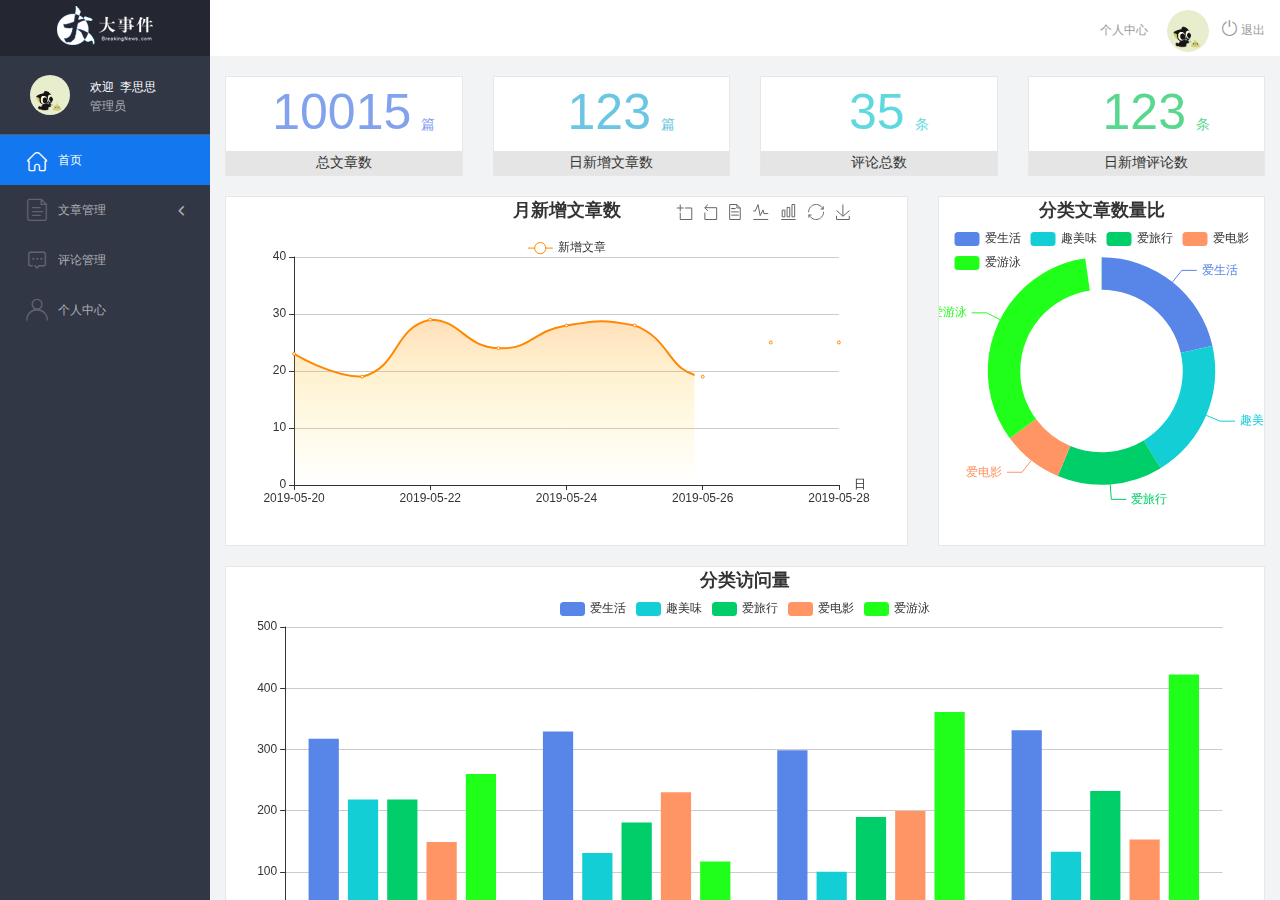
<file: 大事件静态资源/BigNews/admin/index.html>
<!DOCTYPE html>
<html lang="en">

<head>
    <meta charset="UTF-8">
    <meta name="viewport" content="width=device-width, initial-scale=1.0">
    <meta http-equiv="X-UA-Compatible" content="ie=edge">
    <title>大事件-后台首页</title>
    <link rel="stylesheet" href="./libs/bootstrap/css/bootstrap.min.css">
    <link rel="stylesheet" href="css/reset.css">
    <link rel="stylesheet" href="css/iconfont.css">
    <link rel="stylesheet" href="css/main.css">
    <script src="./libs/jquery-1.12.4.min.js"></script>
    <!-- 导入bootstrap的js文件 -->
    <script src="./libs/bootstrap/js/bootstrap.min.js"></script>
</head>

<body>
    <div class="sider">
        <a href="#" class="logo"><img src="images/logo02.png" alt="logo"></a>
        <div class="user_info">
            <img src="images/2.jpg" alt="person">
            <span>欢迎&nbsp;&nbsp;李思思</span>
            <b>管理员</b>
        </div>
        <!-- 左侧导航栏 -->
        <div class="menu">
            <div class="level01 active"><a href="./main_count.html" target="main_frame"><i
                        class="iconfont icon-yidiandiantubiao04"></i><span>首页</span></a></div>
            <div class="level01 second"><a href="./article_list.html" target="main_frame"><i class="iconfont icon-icon-article"></i><span>文章管理</span><b
                        class="iconfont icon-arrowdownl"></b></a></div>
            <ul class="level02">
                <li><a href="./article_list.html" target="main_frame"><i class="iconfont icon-previewright"></i><span>文章列表</span></a></li>
                <li><a href="./article_edit.html" target="main_frame"><i class="iconfont icon-previewright"></i><span>发表文章</span></a></li>
                <li><a href="./article_category.html" target="main_frame"><i class="iconfont icon-previewright"></i><span>文章类别管理</span></a>
                </li>
            </ul>

            <div class="level01"><a href="./comment_list.html" target="main_frame"><i
                        class="iconfont icon-comment"></i><span>评论管理</span></a></div>
            <div class="level01" id="user"><a href="./user.html" target="main_frame"><i
                        class="iconfont icon-user"></i><span>个人中心</span></a></div>
        </div>
        <!-- 顶部栏 -->
        <div class="header_bar">
            <div class="user_center_link">
                <a href="./user.html" target="main_frame">个人中心</a>
                <img src="images/2.jpg" alt="person">
                <a href="javascript:void(0)" class="logout exit"><i class="iconfont icon-tuichu "></i> 退出</a>
            </div>
        </div>
        <!-- 右侧主体内容 -->
        <div class="main" id="main_body">
            <iframe src="./main_count.html" name="main_frame" frameborder="0"></iframe>
        </div>
    </div>
    <script src="./js/index.js"></script>
</body>
</html>
</file>
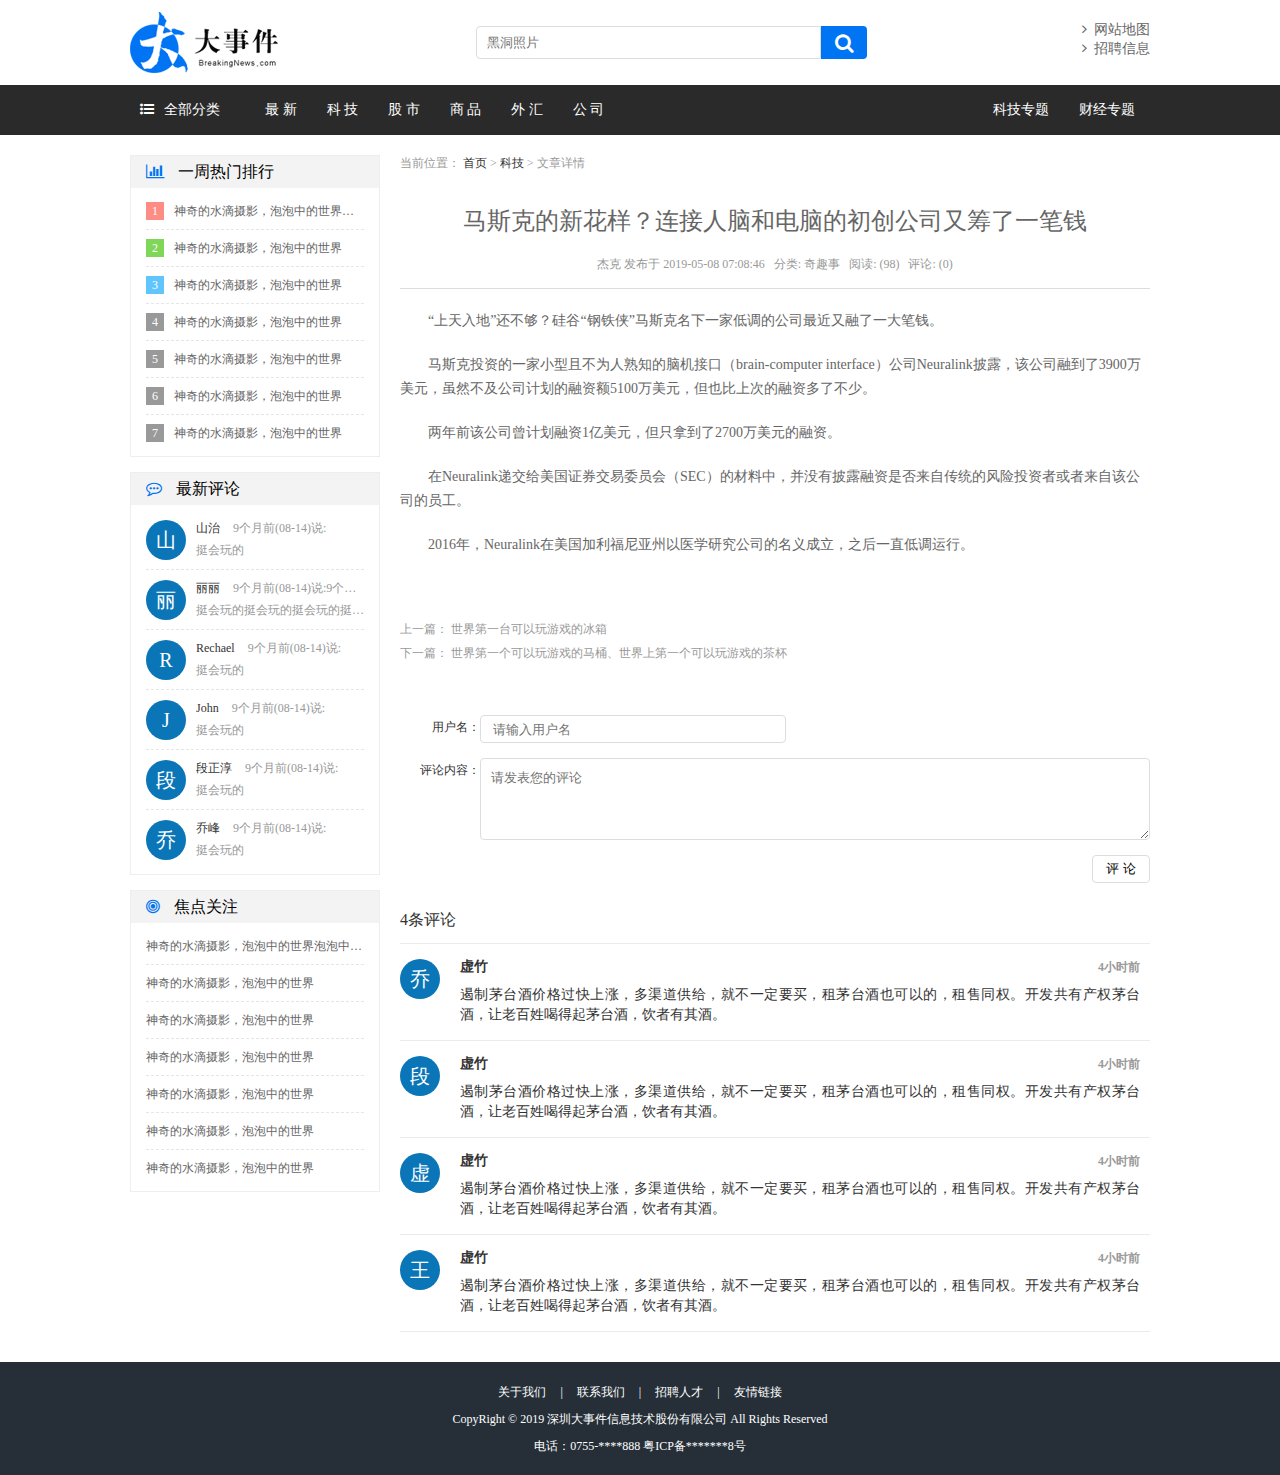
<file: 大事件静态资源/BigNews/article.html>
<!DOCTYPE html>
<html lang="en">

<head>
    <meta charset="UTF-8">
    <meta name="viewport" content="width=device-width, initial-scale=1.0">
    <meta http-equiv="X-UA-Compatible" content="ie=edge">
    <title>大事件-文章</title>
    <link rel="stylesheet" type="text/css" href="css/reset.css">
    <link rel="stylesheet" href="css/font-awesome.min.css">
    <link rel="stylesheet" type="text/css" href="css/main.css">
</head>

<body>
    <div class="header">
        <a href="#" class="logo fl"><img src="images/logo.png" alt="logo"></a>
        <div class="search_form fl">
            <input type="text" class="search_txt" placeholder="黑洞照片">
            <button class="search_btn"><i class="fa fa-search"></i></button>
        </div>
        <div class="link_info fr">
            <a href="#"><i class="fa fa-angle-right"></i>&nbsp;&nbsp;网站地图</a><br>
            <a href="#"><i class="fa fa-angle-right"></i>&nbsp;&nbsp;招聘信息</a>
        </div>
    </div>

    <div class="menu_con">
        <div class="menu">
            <div class="menu_collapse fl">
                <a href="javascript:;" class="level_one"><i class="fa fa-list-ul"></i>全部分类</a>
                <ul class="level_two">
                    <li class="up"></li>
                    <li><a href="#">最 新</a></li>
                    <li><a href="#">科 技</a></li>
                    <li><a href="#">股 市</a></li>
                    <li><a href="#">商 品</a></li>
                    <li><a href="#">外 汇</a></li>
                    <li><a href="#">公 司</a></li>
                </ul>
            </div>
            <ul class="left_menu fl">
                <li><a href="#">最 新</a></li>
                <li><a href="#">科 技</a></li>
                <li><a href="#">股 市</a></li>
                <li><a href="#">商 品</a></li>
                <li><a href="#">外 汇</a></li>
                <li><a href="#">公 司</a></li>
            </ul>
            <ul class="right_menu fr">
                <li><a href="#">科技专题</a></li>
                <li><a href="#">财经专题</a></li>
            </ul>
        </div>
    </div>

    <div class="main_con clearfix">
        <div class="left_con setfr">
            <div class="breadcrumb">
                当前位置： <a href="#">首页</a> &gt; <a href="#">科技</a> &gt; 文章详情
            </div>
            <h3 class="article_title">马斯克的新花样？连接人脑和电脑的初创公司又筹了一笔钱</h3>
            <div class="article_info">杰克 发布于 2019-05-08 07:08:46&nbsp;&nbsp;&nbsp;分类: 奇趣事&nbsp;&nbsp;&nbsp;阅读:
                (98)&nbsp;&nbsp;&nbsp;评论: (0)</div>
            <div class="article_con">

                <p>“上天入地”还不够？硅谷“钢铁侠”马斯克名下一家低调的公司最近又融了一大笔钱。</p>

                <p>马斯克投资的一家小型且不为人熟知的脑机接口（brain-computer
                    interface）公司Neuralink披露，该公司融到了3900万美元，虽然不及公司计划的融资额5100万美元，但也比上次的融资多了不少。</p>

                <p>两年前该公司曾计划融资1亿美元，但只拿到了2700万美元的融资。</p>

                <p>在Neuralink递交给美国证券交易委员会（SEC）的材料中，并没有披露融资是否来自传统的风险投资者或者来自该公司的员工。</p>

                <p>2016年，Neuralink在美国加利福尼亚州以医学研究公司的名义成立，之后一直低调运行。</p>

            </div>
            <div class="article_links">
                上一篇： <a href="#">世界第一台可以玩游戏的冰箱</a><br>
                下一篇： <a href="#">世界第一个可以玩游戏的马桶、世界上第一个可以玩游戏的茶杯</a>
            </div>

            <form action="" class="comment_form">
                <div class="form_group">
                    <label>用户名：</label>
                    <input type="text" placeholder="请输入用户名" class="comment_name">
                </div>
                <div class="form_group">
                    <label>评论内容：</label>
                    <textarea placeholder="请发表您的评论" class="comment_input"></textarea>
                </div>
                <div class="form_group">
                    <input type="submit" name="" value="评 论" class="comment_sub"></div>
            </form>

            <div class="comment_count">
                4条评论
            </div>

            <div class="comment_list_con">
                <div class="comment_detail_list">
                    <div class="person_pic fl">乔</div>
                    <div class="name_time fl"><b>虚竹</b><span>4小时前</span></div>
                    <div class="comment_text fl">
                        遏制茅台酒价格过快上涨，多渠道供给，就不一定要买，租茅台酒也可以的，租售同权。开发共有产权茅台酒，让老百姓喝得起茅台酒，饮者有其酒。
                    </div>
                </div>
                <div class="comment_detail_list">
                    <div class="person_pic fl">段</div>
                    <div class="name_time fl"><b>虚竹</b><span>4小时前</span></div>
                    <div class="comment_text fl">
                        遏制茅台酒价格过快上涨，多渠道供给，就不一定要买，租茅台酒也可以的，租售同权。开发共有产权茅台酒，让老百姓喝得起茅台酒，饮者有其酒。
                    </div>
                </div>
                <div class="comment_detail_list">
                    <div class="person_pic fl">虚</div>
                    <div class="name_time fl"><b>虚竹</b><span>4小时前</span></div>
                    <div class="comment_text fl">
                        遏制茅台酒价格过快上涨，多渠道供给，就不一定要买，租茅台酒也可以的，租售同权。开发共有产权茅台酒，让老百姓喝得起茅台酒，饮者有其酒。
                    </div>
                </div>
                <div class="comment_detail_list">
                    <div class="person_pic fl">王</div>
                    <div class="name_time fl"><b>虚竹</b><span>4小时前</span></div>
                    <div class="comment_text fl">
                        遏制茅台酒价格过快上涨，多渠道供给，就不一定要买，租茅台酒也可以的，租售同权。开发共有产权茅台酒，让老百姓喝得起茅台酒，饮者有其酒。
                    </div>
                </div>
            </div>
        </div>
        <div class="right_con setfl">
            <div class="common_wrap">
                <h3><i class="fa fa-bar-chart"></i> 一周热门排行</h3>
                <ul class="content_list">
                    <li><span class="first">1</span><a href="#">神奇的水滴摄影，泡泡中的世界泡泡中的世界</a></li>
                    <li><span class="second">2</span><a href="#">神奇的水滴摄影，泡泡中的世界</a></li>
                    <li><span class="third">3</span><a href="#">神奇的水滴摄影，泡泡中的世界</a></li>
                    <li><span>4</span><a href="#">神奇的水滴摄影，泡泡中的世界</a></li>
                    <li><span>5</span><a href="#">神奇的水滴摄影，泡泡中的世界</a></li>
                    <li><span>6</span><a href="#">神奇的水滴摄影，泡泡中的世界</a></li>
                    <li><span>7</span><a href="#">神奇的水滴摄影，泡泡中的世界</a></li>
                </ul>
            </div>
            <div class="common_wrap">
                <h3><i class="fa fa-commenting-o"></i> 最新评论</h3>
                <ul class="content_list comment_list">
                    <li>
                        <span>山</span>
                        <b><em>山治</em> 9个月前(08-14)说:</b>
                        <strong>挺会玩的</strong>
                    </li>
                    <li>
                        <span>丽</span>
                        <b><em>丽丽</em> 9个月前(08-14)说:9个月前(08-14)说:9个月前(08-14)说:</b>
                        <strong>挺会玩的挺会玩的挺会玩的挺会玩的</strong>
                    </li>
                    <li>
                        <span>R</span>
                        <b><em>Rechael</em> 9个月前(08-14)说:</b>
                        <strong>挺会玩的</strong>
                    </li>
                    <li>
                        <span>J</span>
                        <b><em>John</em> 9个月前(08-14)说:</b>
                        <strong>挺会玩的</strong>
                    </li>
                    <li>
                        <span>段</span>
                        <b><em>段正淳</em> 9个月前(08-14)说:</b>
                        <strong>挺会玩的</strong>
                    </li>
                    <li>
                        <span>乔</span>
                        <b><em>乔峰</em> 9个月前(08-14)说:</b>
                        <strong>挺会玩的</strong>
                    </li>
                </ul>
            </div>
            <div class="common_wrap">
                <h3><i class="fa fa-bullseye"></i> 焦点关注</h3>
                <ul class="content_list guanzhu_list">
                    <li><a href="#">神奇的水滴摄影，泡泡中的世界泡泡中的世界</a></li>
                    <li><a href="#">神奇的水滴摄影，泡泡中的世界</a></li>
                    <li><a href="#">神奇的水滴摄影，泡泡中的世界</a></li>
                    <li><a href="#">神奇的水滴摄影，泡泡中的世界</a></li>
                    <li><a href="#">神奇的水滴摄影，泡泡中的世界</a></li>
                    <li><a href="#">神奇的水滴摄影，泡泡中的世界</a></li>
                    <li><a href="#">神奇的水滴摄影，泡泡中的世界</a></li>
                </ul>
            </div>
        </div>
    </div>

    <div class="footer clearfix">
        <div class="foot_link">
            <a href="#">关于我们</a>
            <span>|</span>
            <a href="#">联系我们</a>
            <span>|</span>
            <a href="#">招聘人才</a>
            <span>|</span>
            <a href="#">友情链接</a>
        </div>
        <p>CopyRight © 2019 深圳大事件信息技术股份有限公司 All Rights Reserved</p>
        <p>电话：0755-****888 粤ICP备*******8号</p>
    </div>

    <!-- 引入模板引擎js文件 -->
    <script src="./js/template-web.js"></script>
    <script src="./js/jquery-1.12.4.min.js"></script>

</body>

</html>
</file>
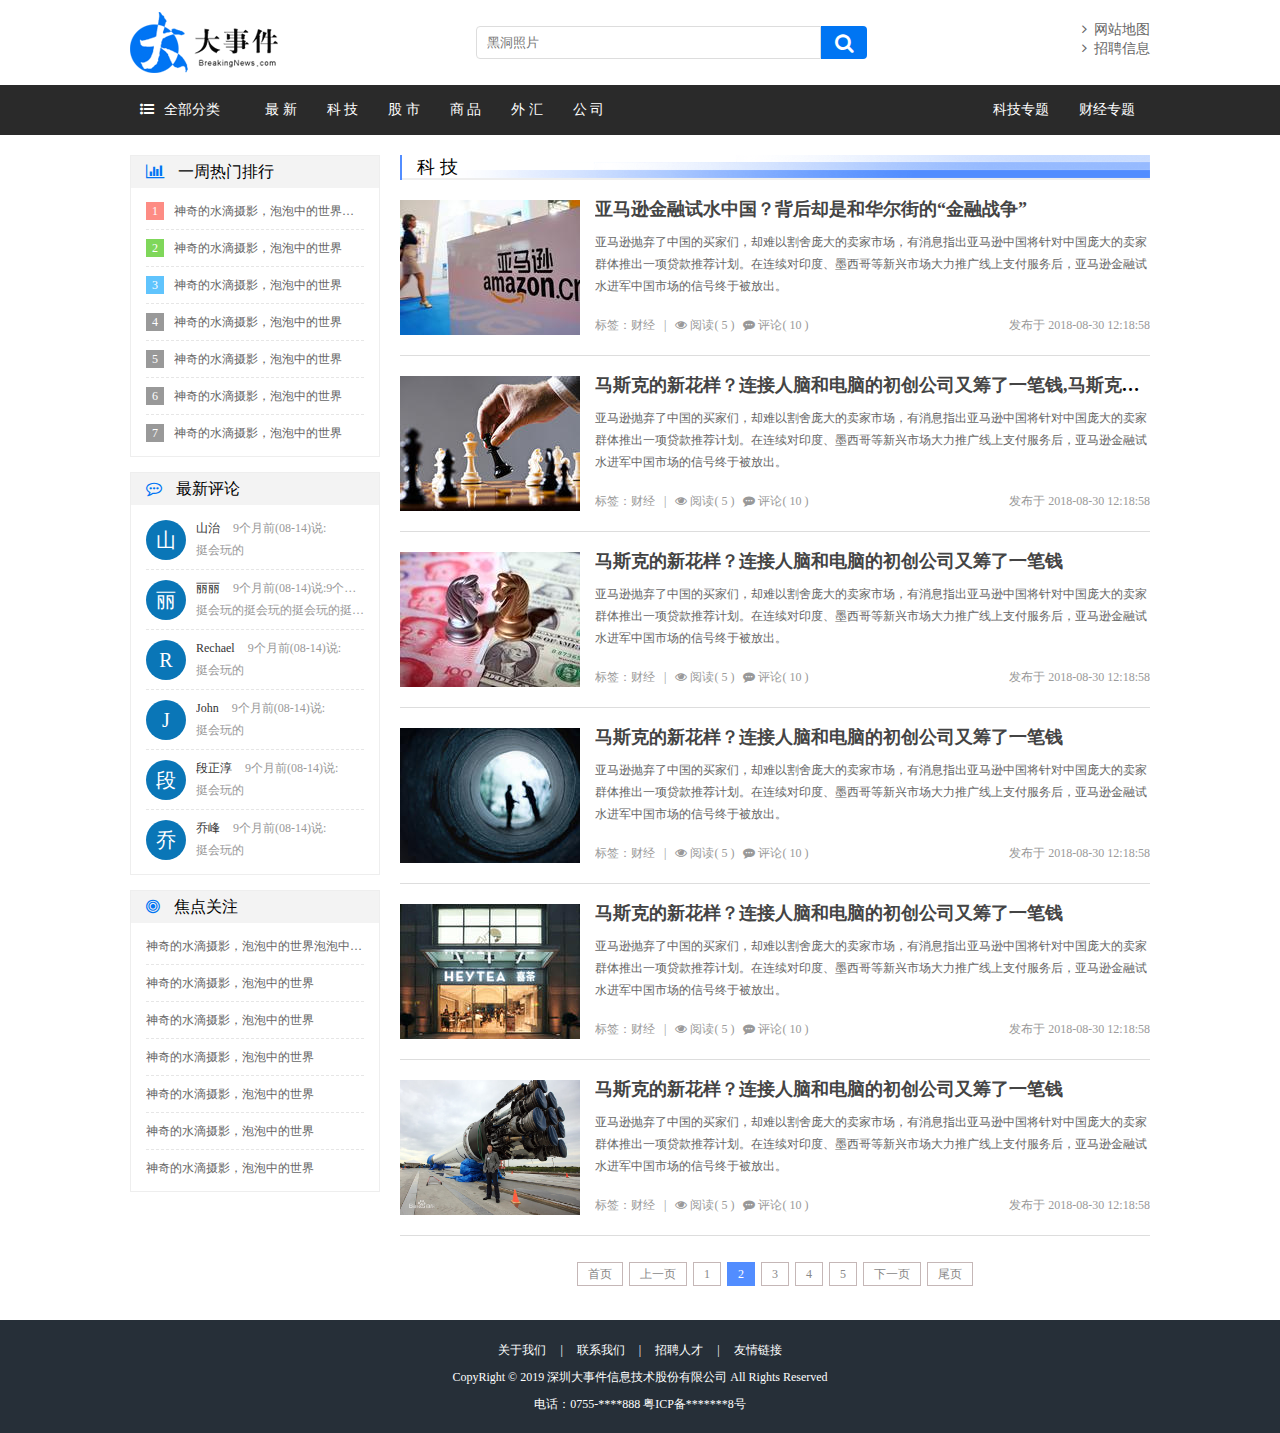
<file: 大事件静态资源/BigNews/list.html>
<!DOCTYPE html>
<html lang="en">

<head>
    <meta charset="UTF-8">
    <meta name="viewport" content="width=device-width, initial-scale=1.0">
    <meta http-equiv="X-UA-Compatible" content="ie=edge">
    <title>大事件-列表页</title>
    <link rel="stylesheet" type="text/css" href="css/reset.css">
    <link rel="stylesheet" href="css/font-awesome.min.css">
    <link rel="stylesheet" type="text/css" href="css/jquery.pagination.css">
    <link rel="stylesheet" type="text/css" href="css/main.css">
    <script type="text/javascript" src="js/jquery-1.12.4.min.js"></script>
    <script type="text/javascript" src="js/jquery.pagination.min.js"></script>
</head>

<body>
    <div class="header">
        <a href="#" class="logo fl"><img src="images/logo.png" alt="logo"></a>
        <div class="search_form fl">
            <input type="text" class="search_txt" placeholder="黑洞照片">
            <button class="search_btn"><i class="fa fa-search"></i></button>
        </div>
        <div class="link_info fr">
            <a href="#"><i class="fa fa-angle-right"></i>&nbsp;&nbsp;网站地图</a><br>
            <a href="#"><i class="fa fa-angle-right"></i>&nbsp;&nbsp;招聘信息</a>
        </div>
    </div>

    <div class="menu_con">
        <div class="menu">
            <div class="menu_collapse fl">
                <a href="javascript:;" class="level_one"><i class="fa fa-list-ul"></i>全部分类</a>
                <ul class="level_two">
                    <li class="up"></li>
                    <li><a href="#">最 新</a></li>
                    <li><a href="#">科 技</a></li>
                    <li><a href="#">股 市</a></li>
                    <li><a href="#">商 品</a></li>
                    <li><a href="#">外 汇</a></li>
                    <li><a href="#">公 司</a></li>
                </ul>
            </div>
            <ul class="left_menu fl">
                <li><a href="#">最 新</a></li>
                <li><a href="#">科 技</a></li>
                <li><a href="#">股 市</a></li>
                <li><a href="#">商 品</a></li>
                <li><a href="#">外 汇</a></li>
                <li><a href="#">公 司</a></li>
            </ul>
            <ul class="right_menu fr">
                <li><a href="#">科技专题</a></li>
                <li><a href="#">财经专题</a></li>
            </ul>
        </div>
    </div>

    <div class="main_con clearfix">
        <div class="left_con setfr">

            <div class="list_title">
                <h3>科 技</h3>
            </div>

            <div class="common_news_list">
                <a href="#" class="list_pic"><img src="images/pic09.jpg" alt=""></a>
                <h4><a href="#">亚马逊金融试水中国？背后却是和华尔街的“金融战争” </a></h4>
                <p>亚马逊抛弃了中国的买家们，却难以割舍庞大的卖家市场，有消息指出亚马逊中国将针对中国庞大的卖家群体推出一项贷款推荐计划。在连续对印度、墨西哥等新兴市场大力推广线上支付服务后，亚马逊金融试水进军中国市场的信号终于被放出。
                </p>
                <div class="new_info">
                    <span>标签：财经&nbsp;&nbsp;&nbsp;|&nbsp;&nbsp;&nbsp;<i class="fa fa-eye"></i>&nbsp;阅读( 5
                        )&nbsp;&nbsp;&nbsp;<i class="fa fa-commenting"></i>&nbsp;评论( 10 )</span>
                    <b>发布于 2018-08-30 12:18:58</b>
                </div>
            </div>

            <div class="common_news_list">
                <a href="#" class="list_pic"><img src="images/pic03.jpg" alt=""></a>
                <h4><a href="#">马斯克的新花样？连接人脑和电脑的初创公司又筹了一笔钱,马斯克的新花样？连接人脑和电脑的初创公司又筹了一笔钱</a></h4>
                <p>亚马逊抛弃了中国的买家们，却难以割舍庞大的卖家市场，有消息指出亚马逊中国将针对中国庞大的卖家群体推出一项贷款推荐计划。在连续对印度、墨西哥等新兴市场大力推广线上支付服务后，亚马逊金融试水进军中国市场的信号终于被放出。
                </p>
                <div class="new_info">
                    <span>标签：财经&nbsp;&nbsp;&nbsp;|&nbsp;&nbsp;&nbsp;<i class="fa fa-eye"></i>&nbsp;阅读( 5
                        )&nbsp;&nbsp;&nbsp;<i class="fa fa-commenting"></i>&nbsp;评论( 10 )</span>
                    <b>发布于 2018-08-30 12:18:58</b>
                </div>
            </div>

            <div class="common_news_list">
                <a href="#" class="list_pic"><img src="images/pic05.jpg" alt=""></a>
                <h4><a href="#">马斯克的新花样？连接人脑和电脑的初创公司又筹了一笔钱</a></h4>
                <p>亚马逊抛弃了中国的买家们，却难以割舍庞大的卖家市场，有消息指出亚马逊中国将针对中国庞大的卖家群体推出一项贷款推荐计划。在连续对印度、墨西哥等新兴市场大力推广线上支付服务后，亚马逊金融试水进军中国市场的信号终于被放出。
                </p>
                <div class="new_info">
                    <span>标签：财经&nbsp;&nbsp;&nbsp;|&nbsp;&nbsp;&nbsp;<i class="fa fa-eye"></i>&nbsp;阅读( 5
                        )&nbsp;&nbsp;&nbsp;<i class="fa fa-commenting"></i>&nbsp;评论( 10 )</span>
                    <b>发布于 2018-08-30 12:18:58</b>
                </div>
            </div>

            <div class="common_news_list">
                <a href="#" class="list_pic"><img src="images/pic07.jpg" alt=""></a>
                <h4><a href="#">马斯克的新花样？连接人脑和电脑的初创公司又筹了一笔钱</a></h4>
                <p>亚马逊抛弃了中国的买家们，却难以割舍庞大的卖家市场，有消息指出亚马逊中国将针对中国庞大的卖家群体推出一项贷款推荐计划。在连续对印度、墨西哥等新兴市场大力推广线上支付服务后，亚马逊金融试水进军中国市场的信号终于被放出。
                </p>
                <div class="new_info">
                    <span>标签：财经&nbsp;&nbsp;&nbsp;|&nbsp;&nbsp;&nbsp;<i class="fa fa-eye"></i>&nbsp;阅读( 5
                        )&nbsp;&nbsp;&nbsp;<i class="fa fa-commenting"></i>&nbsp;评论( 10 )</span>
                    <b>发布于 2018-08-30 12:18:58</b>
                </div>
            </div>

            <div class="common_news_list">
                <a href="#" class="list_pic"><img src="images/pic10.jpg" alt=""></a>
                <h4><a href="#">马斯克的新花样？连接人脑和电脑的初创公司又筹了一笔钱</a></h4>
                <p>亚马逊抛弃了中国的买家们，却难以割舍庞大的卖家市场，有消息指出亚马逊中国将针对中国庞大的卖家群体推出一项贷款推荐计划。在连续对印度、墨西哥等新兴市场大力推广线上支付服务后，亚马逊金融试水进军中国市场的信号终于被放出。
                </p>
                <div class="new_info">
                    <span>标签：财经&nbsp;&nbsp;&nbsp;|&nbsp;&nbsp;&nbsp;<i class="fa fa-eye"></i>&nbsp;阅读( 5
                        )&nbsp;&nbsp;&nbsp;<i class="fa fa-commenting"></i>&nbsp;评论( 10 )</span>
                    <b>发布于 2018-08-30 12:18:58</b>
                </div>
            </div>

            <div class="common_news_list">
                <a href="#" class="list_pic"><img src="images/pic04.jpg" alt=""></a>
                <h4><a href="#">马斯克的新花样？连接人脑和电脑的初创公司又筹了一笔钱</a></h4>
                <p>亚马逊抛弃了中国的买家们，却难以割舍庞大的卖家市场，有消息指出亚马逊中国将针对中国庞大的卖家群体推出一项贷款推荐计划。在连续对印度、墨西哥等新兴市场大力推广线上支付服务后，亚马逊金融试水进军中国市场的信号终于被放出。
                </p>
                <div class="new_info">
                    <span>标签：财经&nbsp;&nbsp;&nbsp;|&nbsp;&nbsp;&nbsp;<i class="fa fa-eye"></i>&nbsp;阅读( 5
                        )&nbsp;&nbsp;&nbsp;<i class="fa fa-commenting"></i>&nbsp;评论( 10 )</span>
                    <b>发布于 2018-08-30 12:18:58</b>
                </div>
            </div>

            <div id="pagination" class="page"></div>
            <script>
                $(function () {
                    $("#pagination").pagination({
                        currentPage: 2,
                        totalPage: 8,
                        callback: function (current) {
                            alert('ok!');
                        }
                    });
                });
            </script>

        </div>
        <div class="right_con setfl">
            <div class="common_wrap">
                <h3><i class="fa fa-bar-chart"></i> 一周热门排行</h3>
                <ul class="content_list">
                    <li><span class="first">1</span><a href="#">神奇的水滴摄影，泡泡中的世界泡泡中的世界</a></li>
                    <li><span class="second">2</span><a href="#">神奇的水滴摄影，泡泡中的世界</a></li>
                    <li><span class="third">3</span><a href="#">神奇的水滴摄影，泡泡中的世界</a></li>
                    <li><span>4</span><a href="#">神奇的水滴摄影，泡泡中的世界</a></li>
                    <li><span>5</span><a href="#">神奇的水滴摄影，泡泡中的世界</a></li>
                    <li><span>6</span><a href="#">神奇的水滴摄影，泡泡中的世界</a></li>
                    <li><span>7</span><a href="#">神奇的水滴摄影，泡泡中的世界</a></li>
                </ul>
            </div>
            <div class="common_wrap">
                <h3><i class="fa fa-commenting-o"></i> 最新评论</h3>
                <ul class="content_list comment_list">
                    <li>
                        <span>山</span>
                        <b><em>山治</em> 9个月前(08-14)说:</b>
                        <strong>挺会玩的</strong>
                    </li>
                    <li>
                        <span>丽</span>
                        <b><em>丽丽</em> 9个月前(08-14)说:9个月前(08-14)说:9个月前(08-14)说:</b>
                        <strong>挺会玩的挺会玩的挺会玩的挺会玩的</strong>
                    </li>
                    <li>
                        <span>R</span>
                        <b><em>Rechael</em> 9个月前(08-14)说:</b>
                        <strong>挺会玩的</strong>
                    </li>
                    <li>
                        <span>J</span>
                        <b><em>John</em> 9个月前(08-14)说:</b>
                        <strong>挺会玩的</strong>
                    </li>
                    <li>
                        <span>段</span>
                        <b><em>段正淳</em> 9个月前(08-14)说:</b>
                        <strong>挺会玩的</strong>
                    </li>
                    <li>
                        <span>乔</span>
                        <b><em>乔峰</em> 9个月前(08-14)说:</b>
                        <strong>挺会玩的</strong>
                    </li>
                </ul>
            </div>
            <div class="common_wrap">
                <h3><i class="fa fa-bullseye"></i> 焦点关注</h3>
                <ul class="content_list guanzhu_list">
                    <li><a href="#">神奇的水滴摄影，泡泡中的世界泡泡中的世界</a></li>
                    <li><a href="#">神奇的水滴摄影，泡泡中的世界</a></li>
                    <li><a href="#">神奇的水滴摄影，泡泡中的世界</a></li>
                    <li><a href="#">神奇的水滴摄影，泡泡中的世界</a></li>
                    <li><a href="#">神奇的水滴摄影，泡泡中的世界</a></li>
                    <li><a href="#">神奇的水滴摄影，泡泡中的世界</a></li>
                    <li><a href="#">神奇的水滴摄影，泡泡中的世界</a></li>
                </ul>
            </div>
        </div>
    </div>

    <div class="footer clearfix">
        <div class="foot_link">
            <a href="#">关于我们</a>
            <span>|</span>
            <a href="#">联系我们</a>
            <span>|</span>
            <a href="#">招聘人才</a>
            <span>|</span>
            <a href="#">友情链接</a>
        </div>
        <p>CopyRight © 2019 深圳大事件信息技术股份有限公司 All Rights Reserved</p>
        <p>电话：0755-****888 粤ICP备*******8号</p>
    </div>
    <!-- 导包template -->
    <script src="./js/template-web.js"></script>
</body>

</html>
</file>
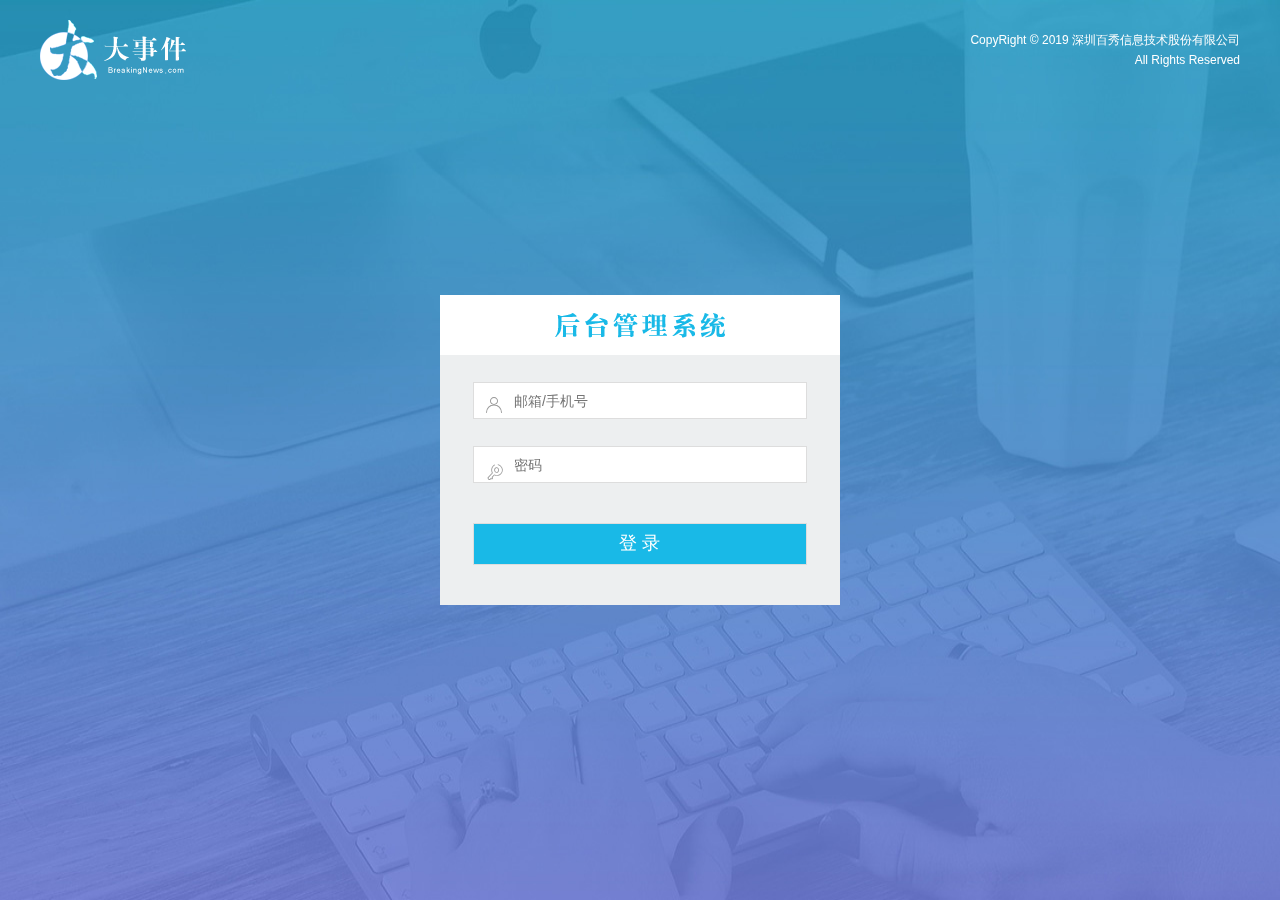
<file: 大事件静态资源/BigNews/admin/login.html>
<!DOCTYPE html>
<html lang="en">

<head>
  <meta charset="UTF-8" />
  <meta name="viewport" content="width=device-width, initial-scale=1.0" />
  <meta http-equiv="X-UA-Compatible" content="ie=edge" />
  <title>大事件-后台登录页</title>
  <link rel="stylesheet" type="text/css" href="css/reset.css" />
  <link rel="stylesheet" type="text/css" href="css/iconfont.css" />
  <link rel="stylesheet" type="text/css" href="css/main.css" />
  <!-- 引入bootstrap的css文件 -->
  <link rel="stylesheet" href="./libs/bootstrap/css/bootstrap.min.css" />
  <!-- 引入jq文件 -->
  <script src="./libs/jquery-1.12.4.min.js"></script>
  <!-- 引入bootstrap的js文件 -->
  <script src="./libs/bootstrap/js/bootstrap.min.js"></script>
</head>

<body>
  <div class="main_wrap">
    <div class="header">
      <a href="#" class="logo"><img src="images/logo.png" alt="" /></a>
      <div class="copyright">
        CopyRight © 2019 深圳百秀信息技术股份有限公司<br />All Rights Reserved
      </div>
    </div>

    <div class="login_form_con">
      <div class="login_title"></div>
      <form class="login_form">
        <i class="iconfont icon-user"></i>
        <i class="iconfont icon-key"></i>
        <input type="text" class="input_txt" name = "username" placeholder="邮箱/手机号" />
        <input type="password" class="input_pass" name = "password" placeholder="密码" />
        <input type="submit" class="input_sub" value="登 录" />
      </form>
    </div>
  </div>

  <!-- 模态床 -->
  <div class="modal fade" id="myModal" tabindex="-1" role="dialog">
    <div class="modal-dialog" role="document">
      <div class="modal-content">
        <div class="modal-header">
          <button type="button" class="close" data-dismiss="modal" aria-label="Close"><span aria-hidden="true">&times;</span></button>
          <h4 class="modal-title">温馨提示</h4>
        </div>
        <div class="modal-body">
          <p></p>
        </div>
        <div class="modal-footer">
          <button type="button" class="btn btn-default" data-dismiss="modal">确认</button>
        </div>
      </div><!-- /.modal-content -->
    </div><!-- /.modal-dialog -->
  </div><!-- /.modal -->
<script src="./js/login.js"></script>
</body>

</html>
</file>
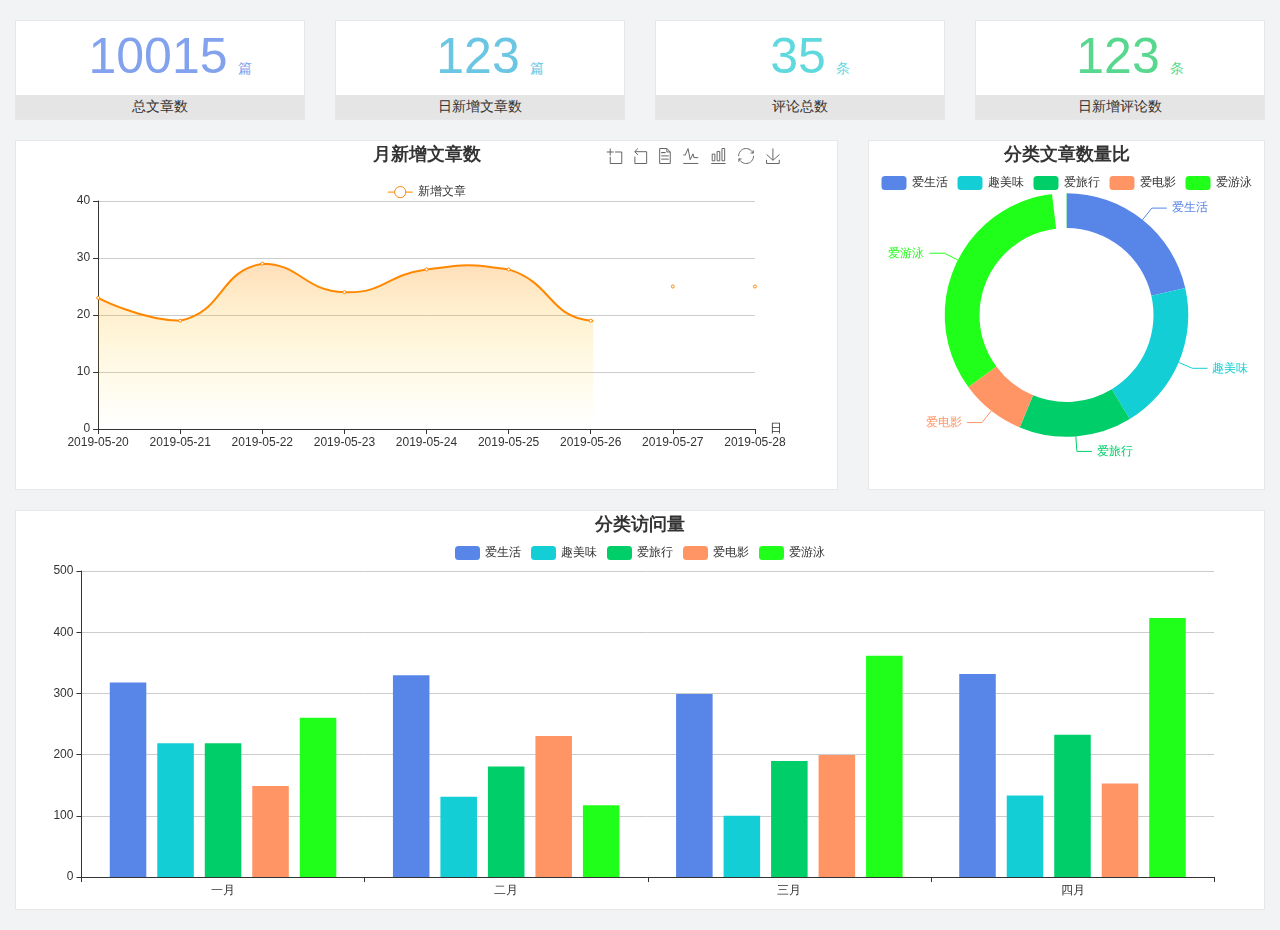
<file: 大事件静态资源/BigNews/admin/main_count.html>
<!DOCTYPE html>
<html lang="en">

<head>
    <meta charset="UTF-8">
    <meta name="viewport" content="width=device-width, initial-scale=1.0">
    <meta http-equiv="X-UA-Compatible" content="ie=edge">
    <title>图表统计</title>
    <link rel="stylesheet" href="./libs/bootstrap/css/bootstrap.min.css">
    <link rel="stylesheet" href="css/reset.css">
    <link rel="stylesheet" href="css/iconfont.css">
    <link rel="stylesheet" href="css/main.css">
    <script src="./libs/jquery-1.12.4.min.js"></script>
    <script type="text/javascript" src="./libs/echarts.js"></script>
</head>

<body>
    <div class="container-fluid">
        <div class="row spannel_list">
            <div class="col-sm-3 col-xs-6">
                <div class="spannel">
                    <em>10015</em><span>篇</span>
                    <b>总文章数</b>
                </div>
            </div>
            <div class="col-sm-3 col-xs-6">
                <div class="spannel scolor01">
                    <em>123</em><span>篇</span>
                    <b>日新增文章数</b>
                </div>
            </div>
            <div class="col-sm-3 col-xs-6">
                <div class="spannel scolor02">
                    <em>35</em><span>条</span>
                    <b>评论总数</b>
                </div>
            </div>
            <div class="col-sm-3 col-xs-6">
                <div class="spannel scolor03">
                    <em>123</em><span>条</span>
                    <b>日新增评论数</b>
                </div>
            </div>
        </div>
    </div>

    <div class="container-fluid">
        <div class="row curve-pie">
            <div class="col-lg-8 col-md-8">
                <div class="gragh_pannel" id="curve_show"></div>
            </div>
            <div class="col-lg-4 col-md-4">
                <div class="gragh_pannel" id="pie_show"></div>
            </div>
        </div>
    </div>

    <div class="container-fluid">
        <div class="column_pannel" id="column_show"></div>
    </div>


    <!-- 折线图 -->
    <script>
        var json = '{"code":200,"msg":"获取成功","date":[{"date":"2019-05-20","count":23},{"date":"2019-05-21","count":19},{"date":"2019-05-22","count":29},{"date":"2019-05-23","count":24},{"date":"2019-05-24","count":28},{"date":"2019-05-25","count":28},{"date":"2019-05-26","count":19},{"date":"2019-05-27","count":25},{"date":"2019-05-28","count":25}]}';
        var obj = JSON.parse(json);
        loadEchars(obj);

        function loadEchars(obj) {
            // 基于准备好的dom，初始化echarts实例
            var myChart = echarts.init(document.getElementById('curve_show'));

            var data = [];
            var date = [];
            for (var i = 0; i < obj.date.length; i++) {
                data.push(obj.date[i].count);
                date.push(obj.date[i].date);
            }

            option = {
                tooltip: {
                    trigger: 'axis',
                    position: function (pt) {
                        return [pt[0], '10%'];
                    }
                },
                title: {
                    left: 'center',
                    text: '月新增文章数',
                },

                xAxis: {
                    name: '日',
                    type: 'category',
                    boundaryGap: false,
                    data: date
                },
                legend: {
                    data: ['新增文章'],
                    top: '40'
                },
                toolbox: {
                    show: true,
                    feature: {
                        dataZoom: {
                            yAxisIndex: 'none'
                        },
                        dataView: { readOnly: false },
                        magicType: { type: ['line', 'bar'] },
                        restore: {},
                        saveAsImage: {}
                    },
                    right: 50
                },
                yAxis: {
                    type: 'value',
                    boundaryGap: [0, '100%']
                },
                series: [
                    {
                        name: '新增文章',
                        type: 'line',
                        smooth: true,
                        // symbol: 'none',
                        sampling: 'average',
                        itemStyle: {
                            color: '#f80'
                        },
                        areaStyle: {
                            color: new echarts.graphic.LinearGradient(0, 0, 0, 1, [{
                                offset: 0,
                                color: 'rgba(255,136,0,0.39)'
                            }, {
                                offset: .34,
                                color: 'rgba(255,180,0,0.25)'
                            },
                            {
                                offset: 1,
                                color: 'rgba(255,222,0,0.00)'
                            }])
                        },
                        data: data
                    }
                ],
            }
            // 使用刚指定的配置项和数据显示图表。
            myChart.setOption(option);
        }
    </script>

    <!-- 环形图 -->
    <script>
        // 基于准备好的dom，初始化echarts实例
        var myChart1 = echarts.init(document.getElementById('pie_show'));

        option1 = {
            title: {
                left: 'center',
                text: '分类文章数量比',
            },
            tooltip: {
                trigger: 'item',
                formatter: "{a} <br/>{b}: {c} ({d}%)"
            },
            legend: {
                orient: 'horizontal',
                x: 'center',
                data: ['爱生活', '趣美味', '爱旅行', '爱电影', '爱游泳'],
                top: 30
            },
            color: ['#5885e8', '#13cfd5', '#00ce68', '#ff9565', '#20ff19'],
            series: [
                {
                    name: '分类名称',
                    type: 'pie',
                    radius: ['50%', '70%'],
                    avoidLabelOverlap: false,
                    label: {
                        emphasis: {
                            show: true,
                            textStyle: {
                                fontSize: '30',
                                fontWeight: 'bold'
                            }
                        }
                    },
                    data: [
                        { value: 335, name: '爱生活' },
                        { value: 310, name: '趣美味' },
                        { value: 234, name: '爱旅行' },
                        { value: 135, name: '爱电影' },
                        { value: 548, name: '爱游泳' }
                    ]
                }
            ]
        };
        // 使用刚指定的配置项和数据显示图表。
        myChart1.setOption(option1);
    </script>
    <!-- 柱状图 -->
    <script>
        // 基于准备好的dom，初始化echarts实例
        var myChart2 = echarts.init(document.getElementById('column_show'));

        option2 = {
            title: {
                left: 'center',
                text: '分类访问量',
            },
            tooltip: {
                trigger: 'axis',
                axisPointer: {            // 坐标轴指示器，坐标轴触发有效
                    type: 'line'        // 默认为直线，可选为：'line' | 'shadow'
                },
                
            },
            legend: {
                data: ['爱生活', '趣美味', '爱旅行', '爱电影', '爱游泳'],
                top:30
            },
            grid: {
                left: '3%',
                right: '4%',
                bottom: '3%',
                containLabel: true
            },
            xAxis: [
                {
                    type: 'category',
                    data: ['一月', '二月', '三月', '四月']
                }
            ],
            yAxis: [
                {
                    type: 'value'
                }
            ],
            color: ['#5885e8', '#13cfd5', '#00ce68', '#ff9565', '#20ff19'],
            series: [
                {
                    name: '爱生活',
                    type: 'bar',
                    data: [320, 332, 301, 334]
                },
                {
                    name: '趣美味',
                    type: 'bar',
                    data: [220, 132, 101, 134]
                },
                {
                    name: '爱旅行',
                    type: 'bar',
                    data: [220, 182, 191, 234]
                },
                {
                    name: '爱电影',
                    type: 'bar',
                    data: [150, 232, 201, 154]
                },
                {
                    name: '爱游泳',
                    type: 'bar',
                    data: [262, 118, 364, 426],
                },

            ]
        };


        // 使用刚指定的配置项和数据显示图表。
        myChart2.setOption(option2);
    </script>
</body>

</html>
</file>
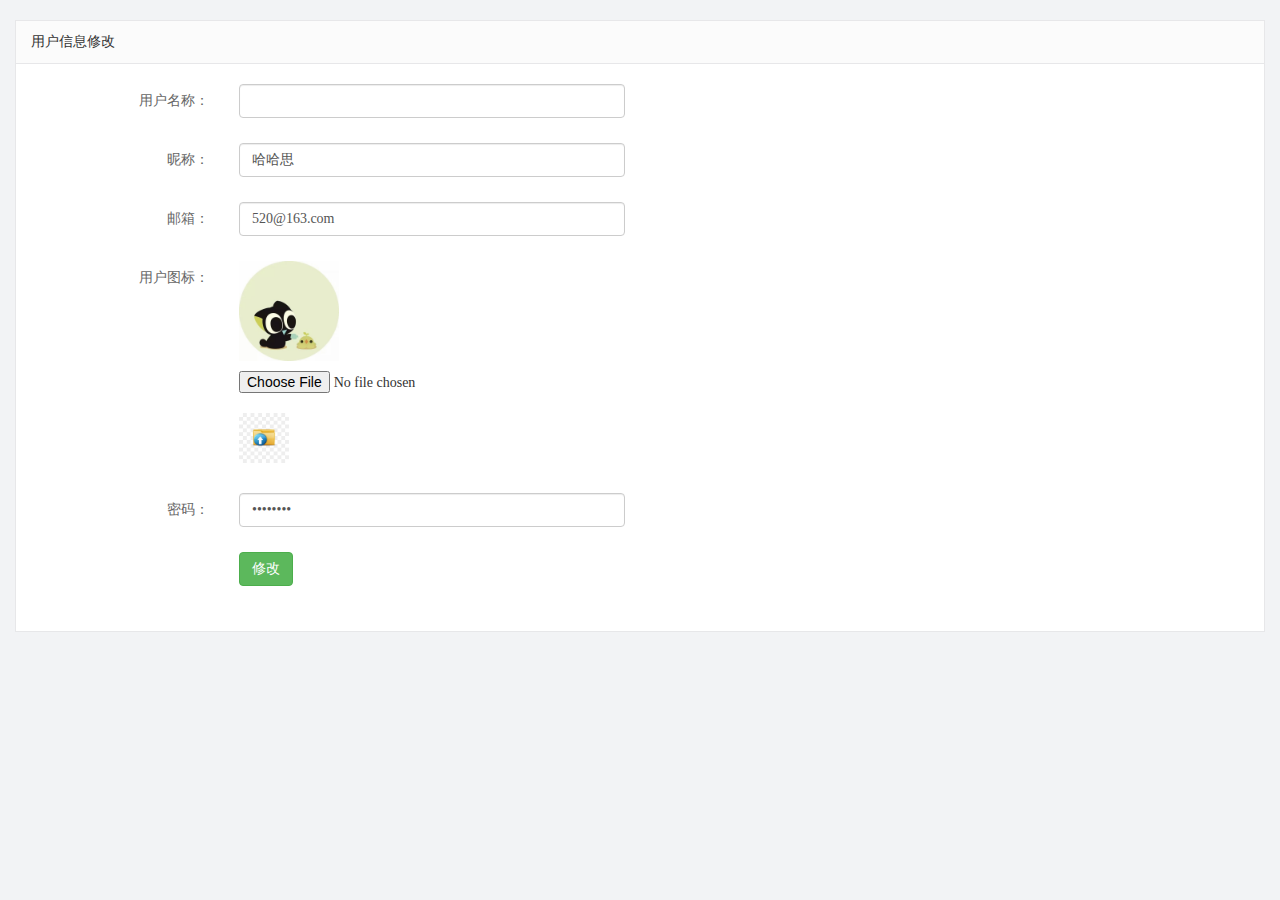
<file: 大事件静态资源/BigNews/admin/user.html>
<!DOCTYPE html>
<html lang="en">

<head>
    <meta charset="UTF-8">
    <meta name="viewport" content="width=device-width, initial-scale=1.0">
    <meta http-equiv="X-UA-Compatible" content="ie=edge">
    <title>文章列表</title>
    <link rel="stylesheet" href="./libs/bootstrap/css/bootstrap.min.css">
    <link rel="stylesheet" href="css/reset.css">
    <link rel="stylesheet" href="css/iconfont.css">
    <link rel="stylesheet" href="css/main.css">
    <script src="./libs/jquery-1.12.4.min.js"></script>

</head>

<body>
    <div class="container-fluid">
        <div class="common_title">
            用户信息修改
        </div>
        <div class="container-fluid common_con">
            <form class="form-horizontal article_form" id="form">
                <div class="form-group">
                    <label for="inputEmail1" class="col-sm-2 control-label">用户名称：</label>
                    <div class="col-sm-4">
                        <input type="text" name="username" class="form-control username" id="inputEmail1" value="">
                    </div>
                </div>
                <div class="form-group">
                    <label for="inputEmail2" class="col-sm-2 control-label">昵称：</label>
                    <div class="col-sm-4">
                        <input type="text" name="nickname" class="form-control nickname" id="inputEmail2" value="哈哈思">
                    </div>
                </div>
                <div class="form-group">
                    <label for="inputEmail3" class="col-sm-2 control-label">邮箱：</label>
                    <div class="col-sm-4">
                        <input type="text" name="email" class="form-control email" id="inputEmail3" value="520@163.com">
                    </div>
                </div>

                <div class="form-group">
                    <label for="inputPassword3" class="col-sm-2 control-label">用户图标：</label>
                    <div class="col-sm-10">
                        <img src="images/2.jpg" alt="" class="user_pic">
                        <input style="display: block" name="userPic" type="file" id="exampleInputFile">
                        <!-- 给label标签的for属性赋值,值是input标签的id,那这样的话点击label就相当于点击了input -->
                        <br>
                        <label for="exampleInputFile">
                            <img src="./images/uploads_icon.jpg" style="height: 50px;" alt="">
                        </label>
                    </div>
                </div>

                <div class="form-group">
                    <label for="inputEmail4" class="col-sm-2 control-label">密码：</label>
                    <div class="col-sm-4">
                        <input type="password" name="password" class="form-control password" id="inputEmail4"
                            value="12345678">
                    </div>
                </div>
                <div class="form-group">
                    <div class="col-sm-offset-2 col-sm-10">
                        <button type="submit" class="btn btn-success btn-edit">修改</button>
                    </div>
                </div>
            </form>
        </div>
    </div>
    <script src="./js/user.js"></script>
</body>

</html>
</file>
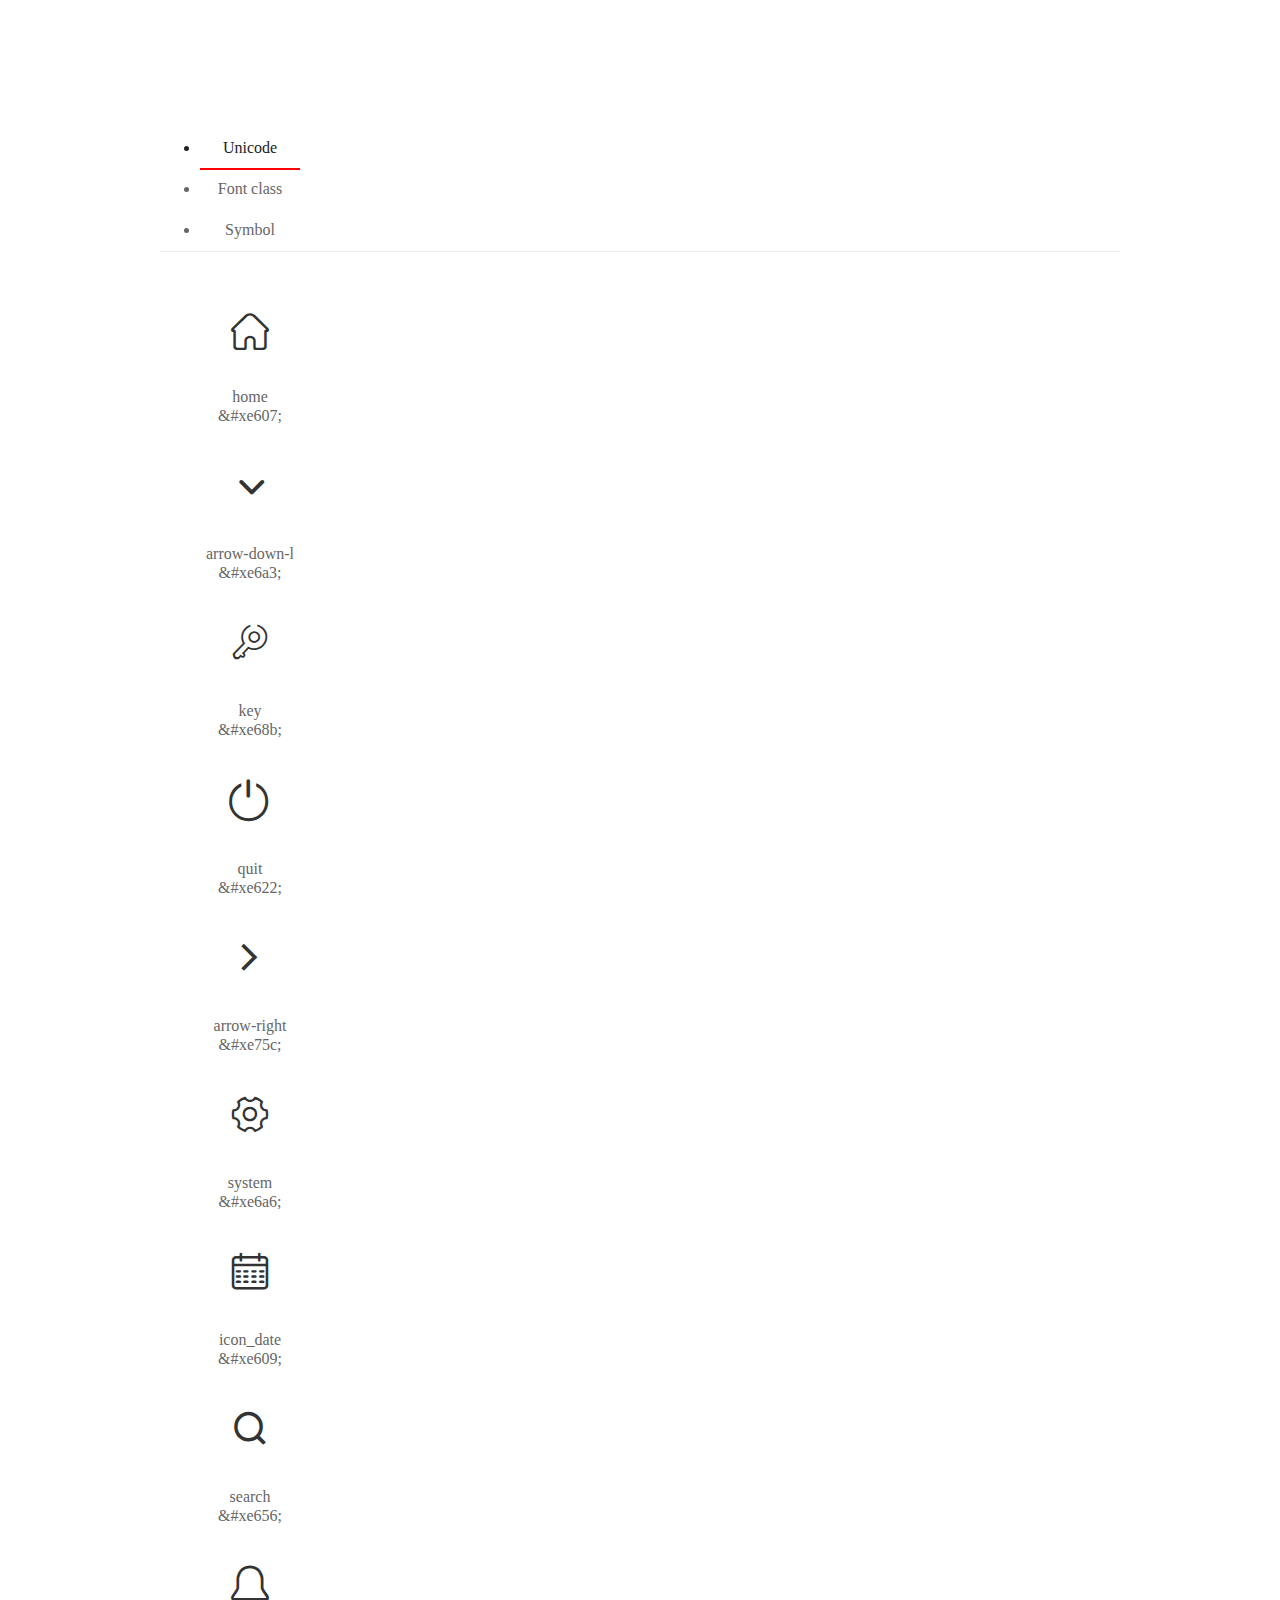
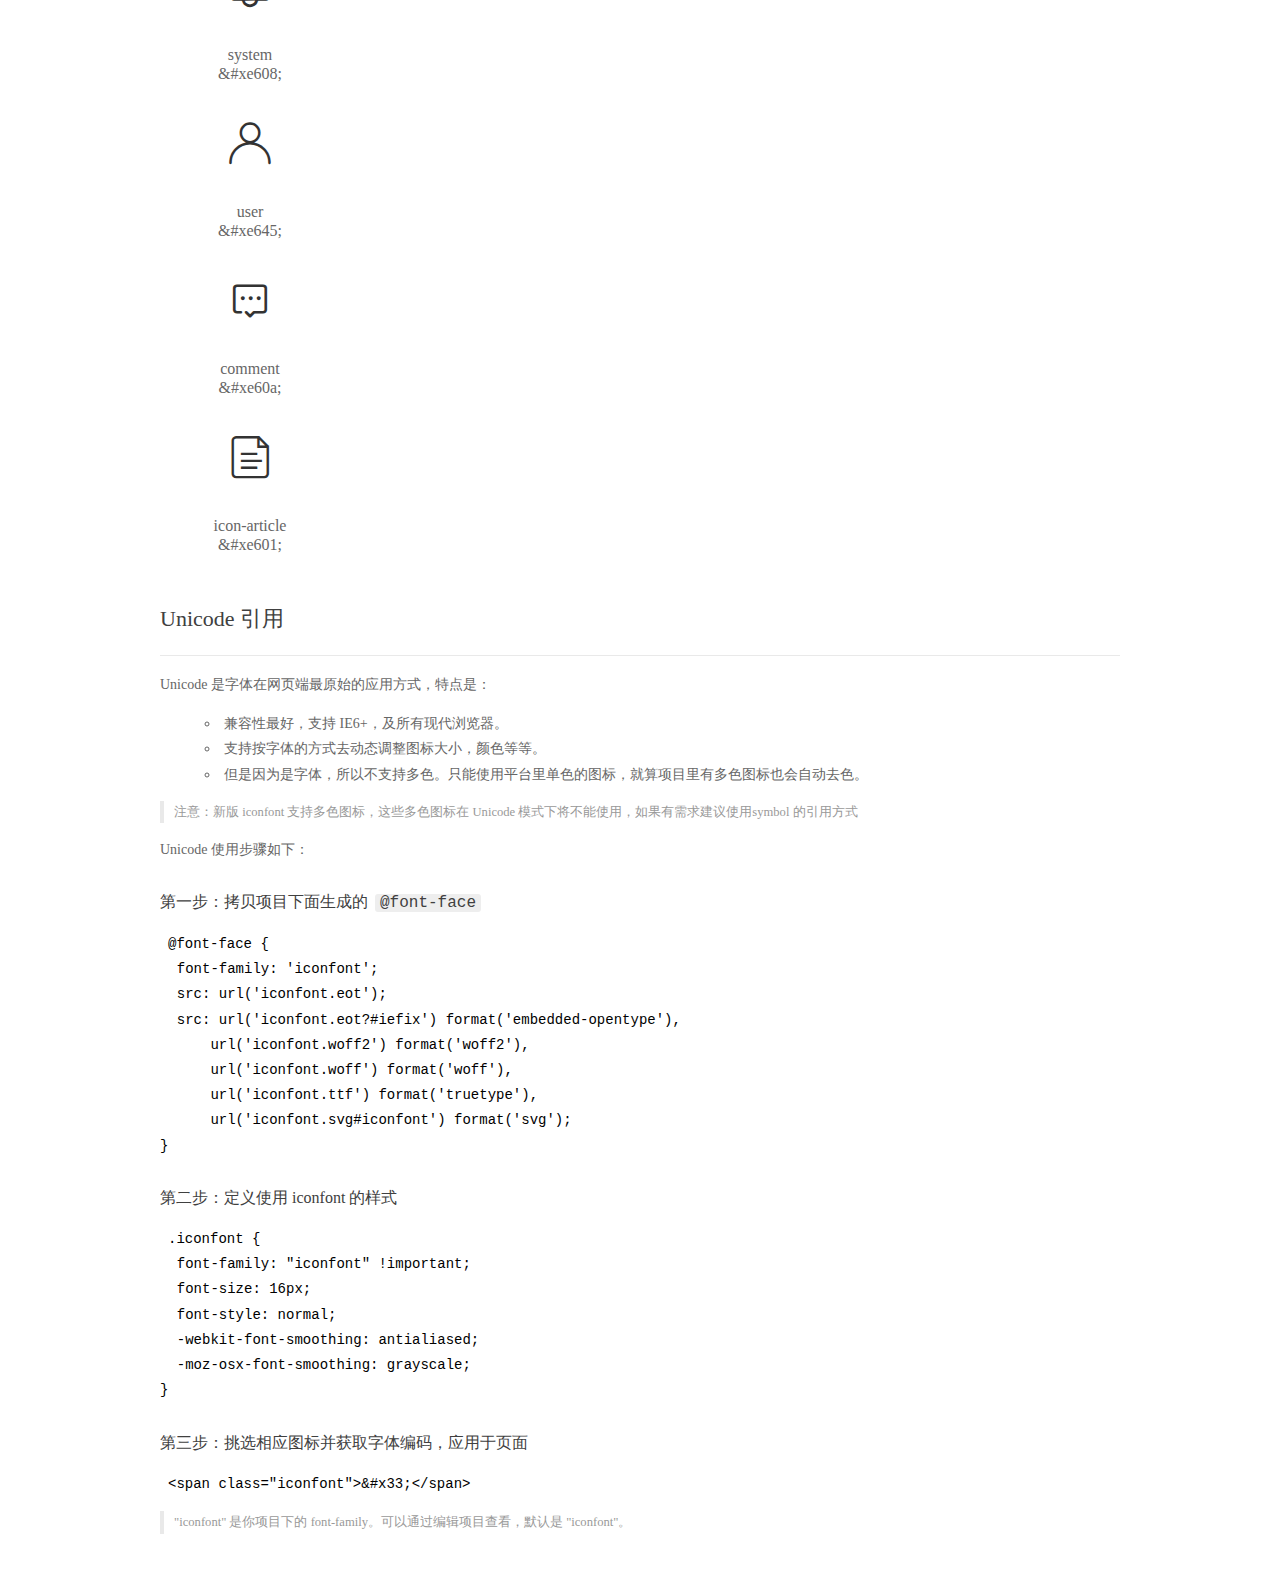
<file: 大事件静态资源/BigNews/admin/fonts/demo_index.html>
<!DOCTYPE html>
<html>
<head>
  <meta charset="utf-8"/>
  <title>IconFont Demo</title>
  <link rel="shortcut icon" href="https://gtms04.alicdn.com/tps/i4/TB1_oz6GVXXXXaFXpXXJDFnIXXX-64-64.ico" type="image/x-icon"/>
  <link rel="stylesheet" href="https://g.alicdn.com/thx/cube/1.3.2/cube.min.css">
  <link rel="stylesheet" href="demo.css">
  <link rel="stylesheet" href="iconfont.css">
  <script src="iconfont.js"></script>
  <!-- jQuery -->
  <script src="https://a1.alicdn.com/oss/uploads/2018/12/26/7bfddb60-08e8-11e9-9b04-53e73bb6408b.js"></script>
  <!-- 代码高亮 -->
  <script src="https://a1.alicdn.com/oss/uploads/2018/12/26/a3f714d0-08e6-11e9-8a15-ebf944d7534c.js"></script>
</head>
<body>
  <div class="main">
    <h1 class="logo"><a href="https://www.iconfont.cn/" title="iconfont 首页" target="_blank">&#xe86b;</a></h1>
    <div class="nav-tabs">
      <ul id="tabs" class="dib-box">
        <li class="dib active"><span>Unicode</span></li>
        <li class="dib"><span>Font class</span></li>
        <li class="dib"><span>Symbol</span></li>
      </ul>
      
    </div>
    <div class="tab-container">
      <div class="content unicode" style="display: block;">
          <ul class="icon_lists dib-box">
          
            <li class="dib">
              <span class="icon iconfont">&#xe607;</span>
                <div class="name">home</div>
                <div class="code-name">&amp;#xe607;</div>
              </li>
          
            <li class="dib">
              <span class="icon iconfont">&#xe6a3;</span>
                <div class="name">arrow-down-l</div>
                <div class="code-name">&amp;#xe6a3;</div>
              </li>
          
            <li class="dib">
              <span class="icon iconfont">&#xe68b;</span>
                <div class="name">key</div>
                <div class="code-name">&amp;#xe68b;</div>
              </li>
          
            <li class="dib">
              <span class="icon iconfont">&#xe622;</span>
                <div class="name">quit</div>
                <div class="code-name">&amp;#xe622;</div>
              </li>
          
            <li class="dib">
              <span class="icon iconfont">&#xe75c;</span>
                <div class="name">arrow-right</div>
                <div class="code-name">&amp;#xe75c;</div>
              </li>
          
            <li class="dib">
              <span class="icon iconfont">&#xe6a6;</span>
                <div class="name">system</div>
                <div class="code-name">&amp;#xe6a6;</div>
              </li>
          
            <li class="dib">
              <span class="icon iconfont">&#xe609;</span>
                <div class="name">icon_date</div>
                <div class="code-name">&amp;#xe609;</div>
              </li>
          
            <li class="dib">
              <span class="icon iconfont">&#xe656;</span>
                <div class="name">search</div>
                <div class="code-name">&amp;#xe656;</div>
              </li>
          
            <li class="dib">
              <span class="icon iconfont">&#xe608;</span>
                <div class="name">system</div>
                <div class="code-name">&amp;#xe608;</div>
              </li>
          
            <li class="dib">
              <span class="icon iconfont">&#xe645;</span>
                <div class="name">user</div>
                <div class="code-name">&amp;#xe645;</div>
              </li>
          
            <li class="dib">
              <span class="icon iconfont">&#xe60a;</span>
                <div class="name">comment</div>
                <div class="code-name">&amp;#xe60a;</div>
              </li>
          
            <li class="dib">
              <span class="icon iconfont">&#xe601;</span>
                <div class="name">icon-article</div>
                <div class="code-name">&amp;#xe601;</div>
              </li>
          
          </ul>
          <div class="article markdown">
          <h2 id="unicode-">Unicode 引用</h2>
          <hr>

          <p>Unicode 是字体在网页端最原始的应用方式，特点是：</p>
          <ul>
            <li>兼容性最好，支持 IE6+，及所有现代浏览器。</li>
            <li>支持按字体的方式去动态调整图标大小，颜色等等。</li>
            <li>但是因为是字体，所以不支持多色。只能使用平台里单色的图标，就算项目里有多色图标也会自动去色。</li>
          </ul>
          <blockquote>
            <p>注意：新版 iconfont 支持多色图标，这些多色图标在 Unicode 模式下将不能使用，如果有需求建议使用symbol 的引用方式</p>
          </blockquote>
          <p>Unicode 使用步骤如下：</p>
          <h3 id="-font-face">第一步：拷贝项目下面生成的 <code>@font-face</code></h3>
<pre><code class="language-css"
>@font-face {
  font-family: 'iconfont';
  src: url('iconfont.eot');
  src: url('iconfont.eot?#iefix') format('embedded-opentype'),
      url('iconfont.woff2') format('woff2'),
      url('iconfont.woff') format('woff'),
      url('iconfont.ttf') format('truetype'),
      url('iconfont.svg#iconfont') format('svg');
}
</code></pre>
          <h3 id="-iconfont-">第二步：定义使用 iconfont 的样式</h3>
<pre><code class="language-css"
>.iconfont {
  font-family: "iconfont" !important;
  font-size: 16px;
  font-style: normal;
  -webkit-font-smoothing: antialiased;
  -moz-osx-font-smoothing: grayscale;
}
</code></pre>
          <h3 id="-">第三步：挑选相应图标并获取字体编码，应用于页面</h3>
<pre>
<code class="language-html"
>&lt;span class="iconfont"&gt;&amp;#x33;&lt;/span&gt;
</code></pre>
          <blockquote>
            <p>"iconfont" 是你项目下的 font-family。可以通过编辑项目查看，默认是 "iconfont"。</p>
          </blockquote>
          </div>
      </div>
      <div class="content font-class">
        <ul class="icon_lists dib-box">
          
          <li class="dib">
            <span class="icon iconfont icon-yidiandiantubiao04"></span>
            <div class="name">
              home
            </div>
            <div class="code-name">.icon-yidiandiantubiao04
            </div>
          </li>
          
          <li class="dib">
            <span class="icon iconfont icon-arrowdownl"></span>
            <div class="name">
              arrow-down-l
            </div>
            <div class="code-name">.icon-arrowdownl
            </div>
          </li>
          
          <li class="dib">
            <span class="icon iconfont icon-key"></span>
            <div class="name">
              key
            </div>
            <div class="code-name">.icon-key
            </div>
          </li>
          
          <li class="dib">
            <span class="icon iconfont icon-tuichu"></span>
            <div class="name">
              quit
            </div>
            <div class="code-name">.icon-tuichu
            </div>
          </li>
          
          <li class="dib">
            <span class="icon iconfont icon-previewright"></span>
            <div class="name">
              arrow-right
            </div>
            <div class="code-name">.icon-previewright
            </div>
          </li>
          
          <li class="dib">
            <span class="icon iconfont icon-system"></span>
            <div class="name">
              system
            </div>
            <div class="code-name">.icon-system
            </div>
          </li>
          
          <li class="dib">
            <span class="icon iconfont icon-icondate"></span>
            <div class="name">
              icon_date
            </div>
            <div class="code-name">.icon-icondate
            </div>
          </li>
          
          <li class="dib">
            <span class="icon iconfont icon-search"></span>
            <div class="name">
              search
            </div>
            <div class="code-name">.icon-search
            </div>
          </li>
          
          <li class="dib">
            <span class="icon iconfont icon-system1"></span>
            <div class="name">
              system
            </div>
            <div class="code-name">.icon-system1
            </div>
          </li>
          
          <li class="dib">
            <span class="icon iconfont icon-user"></span>
            <div class="name">
              user
            </div>
            <div class="code-name">.icon-user
            </div>
          </li>
          
          <li class="dib">
            <span class="icon iconfont icon-comment"></span>
            <div class="name">
              comment
            </div>
            <div class="code-name">.icon-comment
            </div>
          </li>
          
          <li class="dib">
            <span class="icon iconfont icon-icon-article"></span>
            <div class="name">
              icon-article
            </div>
            <div class="code-name">.icon-icon-article
            </div>
          </li>
          
        </ul>
        <div class="article markdown">
        <h2 id="font-class-">font-class 引用</h2>
        <hr>

        <p>font-class 是 Unicode 使用方式的一种变种，主要是解决 Unicode 书写不直观，语意不明确的问题。</p>
        <p>与 Unicode 使用方式相比，具有如下特点：</p>
        <ul>
          <li>兼容性良好，支持 IE8+，及所有现代浏览器。</li>
          <li>相比于 Unicode 语意明确，书写更直观。可以很容易分辨这个 icon 是什么。</li>
          <li>因为使用 class 来定义图标，所以当要替换图标时，只需要修改 class 里面的 Unicode 引用。</li>
          <li>不过因为本质上还是使用的字体，所以多色图标还是不支持的。</li>
        </ul>
        <p>使用步骤如下：</p>
        <h3 id="-fontclass-">第一步：引入项目下面生成的 fontclass 代码：</h3>
<pre><code class="language-html">&lt;link rel="stylesheet" href="./iconfont.css"&gt;
</code></pre>
        <h3 id="-">第二步：挑选相应图标并获取类名，应用于页面：</h3>
<pre><code class="language-html">&lt;span class="iconfont icon-xxx"&gt;&lt;/span&gt;
</code></pre>
        <blockquote>
          <p>"
            iconfont" 是你项目下的 font-family。可以通过编辑项目查看，默认是 "iconfont"。</p>
        </blockquote>
      </div>
      </div>
      <div class="content symbol">
          <ul class="icon_lists dib-box">
          
            <li class="dib">
                <svg class="icon svg-icon" aria-hidden="true">
                  <use xlink:href="#icon-yidiandiantubiao04"></use>
                </svg>
                <div class="name">home</div>
                <div class="code-name">#icon-yidiandiantubiao04</div>
            </li>
          
            <li class="dib">
                <svg class="icon svg-icon" aria-hidden="true">
                  <use xlink:href="#icon-arrowdownl"></use>
                </svg>
                <div class="name">arrow-down-l</div>
                <div class="code-name">#icon-arrowdownl</div>
            </li>
          
            <li class="dib">
                <svg class="icon svg-icon" aria-hidden="true">
                  <use xlink:href="#icon-key"></use>
                </svg>
                <div class="name">key</div>
                <div class="code-name">#icon-key</div>
            </li>
          
            <li class="dib">
                <svg class="icon svg-icon" aria-hidden="true">
                  <use xlink:href="#icon-tuichu"></use>
                </svg>
                <div class="name">quit</div>
                <div class="code-name">#icon-tuichu</div>
            </li>
          
            <li class="dib">
                <svg class="icon svg-icon" aria-hidden="true">
                  <use xlink:href="#icon-previewright"></use>
                </svg>
                <div class="name">arrow-right</div>
                <div class="code-name">#icon-previewright</div>
            </li>
          
            <li class="dib">
                <svg class="icon svg-icon" aria-hidden="true">
                  <use xlink:href="#icon-system"></use>
                </svg>
                <div class="name">system</div>
                <div class="code-name">#icon-system</div>
            </li>
          
            <li class="dib">
                <svg class="icon svg-icon" aria-hidden="true">
                  <use xlink:href="#icon-icondate"></use>
                </svg>
                <div class="name">icon_date</div>
                <div class="code-name">#icon-icondate</div>
            </li>
          
            <li class="dib">
                <svg class="icon svg-icon" aria-hidden="true">
                  <use xlink:href="#icon-search"></use>
                </svg>
                <div class="name">search</div>
                <div class="code-name">#icon-search</div>
            </li>
          
            <li class="dib">
                <svg class="icon svg-icon" aria-hidden="true">
                  <use xlink:href="#icon-system1"></use>
                </svg>
                <div class="name">system</div>
                <div class="code-name">#icon-system1</div>
            </li>
          
            <li class="dib">
                <svg class="icon svg-icon" aria-hidden="true">
                  <use xlink:href="#icon-user"></use>
                </svg>
                <div class="name">user</div>
                <div class="code-name">#icon-user</div>
            </li>
          
            <li class="dib">
                <svg class="icon svg-icon" aria-hidden="true">
                  <use xlink:href="#icon-comment"></use>
                </svg>
                <div class="name">comment</div>
                <div class="code-name">#icon-comment</div>
            </li>
          
            <li class="dib">
                <svg class="icon svg-icon" aria-hidden="true">
                  <use xlink:href="#icon-icon-article"></use>
                </svg>
                <div class="name">icon-article</div>
                <div class="code-name">#icon-icon-article</div>
            </li>
          
          </ul>
          <div class="article markdown">
          <h2 id="symbol-">Symbol 引用</h2>
          <hr>

          <p>这是一种全新的使用方式，应该说这才是未来的主流，也是平台目前推荐的用法。相关介绍可以参考这篇<a href="">文章</a>
            这种用法其实是做了一个 SVG 的集合，与另外两种相比具有如下特点：</p>
          <ul>
            <li>支持多色图标了，不再受单色限制。</li>
            <li>通过一些技巧，支持像字体那样，通过 <code>font-size</code>, <code>color</code> 来调整样式。</li>
            <li>兼容性较差，支持 IE9+，及现代浏览器。</li>
            <li>浏览器渲染 SVG 的性能一般，还不如 png。</li>
          </ul>
          <p>使用步骤如下：</p>
          <h3 id="-symbol-">第一步：引入项目下面生成的 symbol 代码：</h3>
<pre><code class="language-html">&lt;script src="./iconfont.js"&gt;&lt;/script&gt;
</code></pre>
          <h3 id="-css-">第二步：加入通用 CSS 代码（引入一次就行）：</h3>
<pre><code class="language-html">&lt;style&gt;
.icon {
  width: 1em;
  height: 1em;
  vertical-align: -0.15em;
  fill: currentColor;
  overflow: hidden;
}
&lt;/style&gt;
</code></pre>
          <h3 id="-">第三步：挑选相应图标并获取类名，应用于页面：</h3>
<pre><code class="language-html">&lt;svg class="icon" aria-hidden="true"&gt;
  &lt;use xlink:href="#icon-xxx"&gt;&lt;/use&gt;
&lt;/svg&gt;
</code></pre>
          </div>
      </div>

    </div>
  </div>
  <script>
  $(document).ready(function () {
      $('.tab-container .content:first').show()

      $('#tabs li').click(function (e) {
        var tabContent = $('.tab-container .content')
        var index = $(this).index()

        if ($(this).hasClass('active')) {
          return
        } else {
          $('#tabs li').removeClass('active')
          $(this).addClass('active')

          tabContent.hide().eq(index).fadeIn()
        }
      })
    })
  </script>
</body>
</html>
</file>
<file: 大事件静态资源/BigNews/admin/css/iconfont.css>
@font-face {font-family: "iconfont";
  src: url('../fonts/iconfont.eot?t=1558003957214'); /* IE9 */
  src: url('../fonts/iconfont.eot?t=1558003957214#iefix') format('embedded-opentype'), /* IE6-IE8 */
  url('[data-uri]') format('woff2'),
  url('../fonts/iconfont.woff?t=1558003957214') format('woff'),
  url('../fonts/iconfont.ttf?t=1558003957214') format('truetype'), /* chrome, firefox, opera, Safari, Android, iOS 4.2+ */
  url('../fonts/iconfont.svg?t=1558003957214#iconfont') format('svg'); /* iOS 4.1- */
}

.iconfont {
  font-family: "iconfont" !important;
  font-size: 16px;
  font-style: normal;
  -webkit-font-smoothing: antialiased;
  -moz-osx-font-smoothing: grayscale;
}

.icon-yidiandiantubiao04:before {
  content: "\e607";
}

.icon-arrowdownl:before {
  content: "\e6a3";
}

.icon-key:before {
  content: "\e68b";
}

.icon-tuichu:before {
  content: "\e622";
}

.icon-previewright:before {
  content: "\e75c";
}

.icon-system:before {
  content: "\e6a6";
}

.icon-icondate:before {
  content: "\e609";
}

.icon-search:before {
  content: "\e656";
}

.icon-system1:before {
  content: "\e608";
}

.icon-user:before {
  content: "\e645";
}

.icon-comment:before {
  content: "\e60a";
}

.icon-icon-article:before {
  content: "\e601";
}
</file>
<file: 大事件静态资源/BigNews/admin/css/main.css>
body{
    font-family:'MicroSoft YaHei';
    background-color: #f2f3f5;
}
.main_wrap{
    position:fixed;
    width:100%;
    height:100%;
    left:0px;
    top:0px;
    background:url('../images/login_bg.jpg'); 
    background-size:100% 100%; 
  }
.header{
    width:1200px;
    overflow: hidden;
    margin:20px auto 0;
}
.heade .logo{
    float: left;
}
.header .copyright{
    float:right;
    font-size:12px;
    color:#fff;
    text-align:right;
    line-height:20px;
    margin-top:10px;
}
.login_form_con{
    position:absolute;
    left:50%;
    top:50%;
    margin-left:-200px;
    margin-top:-155px;
    width:400px;
    height:310px;
    background-color: #edeff0;
}

.login_form{
    position: relative;
}

.login_form .icon-user{
    position:absolute;
    font-size:16px;
    color:#999;
    left:46px;
    top:12px;
}
.login_form .icon-key{
    position:absolute;
    font-size:18px;
    color:#999;
    left:46px;
    top:78px;
}
.login_title{
    height:60px;
    background:url('../images/login_title.png') center center no-repeat #fff;
}
.input_txt,.input_pass,.input_sub{
    display:block;
    width:334px;
    height:37px;
    padding:0px;
    text-indent:40px;
    border:1px solid #ddd;
    margin:27px auto 0;
    outline:none;
}
.input_sub{
    margin-top:40px;
    height:42px;
    background-color: #19b9e7;
    text-indent:0px;
    font-size:18px;
    color:#fff;
    cursor: pointer;
}
.input_sub:hover{
    background-color: #08a0cc;
}

.sider{
    position:fixed;
    left:0;
    top:0;
    bottom:0;
    width:210px;
    background-color: #323745;
}
.sider .logo{
    display:block;
    height:56px;
    background-color: #242732;
    overflow: hidden;
}
.sider .logo img{
    display:block;
    margin:6px auto 0;
}
.user_info{
    height:79px;
    border-bottom:1px solid #5a5e6b;
}

.user_info img{
    float: left;
    width:40px;
    height:40px;
    border-radius:20px;
    margin:19px 0 0 30px;
}
.user_info span{
    float: left;
    width:120px;
    font-size:12px;
    color:#fff;
    margin:23px 0 0 20px;
}
.user_info b{
    float: left;
    width: 120px;
    font-weight:normal;
    font-size:12px;
    color:#adafb5;
    margin:2px 0 0 20px;
}

.menu .level01{
    height:50px;
    line-height:50px;
}
.menu .level01 a{
    display:block;
    height:50px;
    font-size:12px;
    color:#adafb5;
    overflow: hidden;
}
.menu .level01.active a{
    background-color: #1378f0;
    color:#fff;
}
.menu .level01.active i{
    color:#fff;
}

.menu .level01 a:hover{
    background-color: #1378f0;
    color:#fff;
}
.menu .level01 a:hover i{
    color:#fff;
}
.menu .level01 i{
    color:#61646f;
    font-size:22px;
    float: left;
    margin-left:26px;
}
.menu .level01 span{
    float: left;
    margin-left:10px;
}
.menu .level01 b{
    float: right;
    margin-right:20px;
    font-weight:normal;
    transform:rotate(90deg);
    transition:all 500ms ease;
}

.menu .level01 .rotate0{
    transform:rotate(0deg);
}

.menu .level02{
    background: #242732;
    display:none;
}


.menu .level02 li{
    height:40px;
    line-height:40px;
}
.menu .level02 li a{
    display:block;
    height:40px;
    font-size:12px;
    color:#adafb5;
    overflow: hidden;
}

.menu .level02 li a:hover{
    background-color: #1378f0;
    color:#fff;
}

.menu .level02 li i{
    font-size:12px;
    float: left;
    margin-left:60px;
}
.menu .level02 li span{
    font-size:12px;
    float: left;
    margin-left:5px;
}

.menu .level02 .active a{
    color:#ffae00;
}

.header_bar{
    position:fixed;
    left:210px;
    right:0;
    top:0;
    height:56px;
    background-color: #fff;
}

.main{
    position:fixed;
    left:210px;
    top:56px;
    right:0;
    bottom:0;
    background-color: #f2f3f5;
}

.search_form{
    width:218px;
    height:33px;
    border:1px solid #ddd;
    background-color: #f2f3f5;
    border-radius:16px;
    float: left;
    margin:12px 0 0 27px;
}

.search_form input{
    padding:0px;
    margin:0px;
    border:0px;
    float: left;
    background-color: #f2f3f5;
    font-size:12px;
    width:175px;
    height:31px;
    margin-left:12px;
    outline:none;
   
}

.search_form .icon-search{
    line-height:33px;
    cursor: pointer;
    font-size:18px;
    color:#abaebb;
}
.user_center_link{
    float:right;

}
.user_center_link a{
    line-height:56px;
    font-size:12px;
    color:#999;
    margin-right:15px;
}
.user_center_link a:hover{
    color:#ffae00
}

.user_center_link img{
    width:42px;
    height:42px;
    border-radius:32px;
    margin-right:10px;
}

.spannel_list{
    margin-top:20px;
}

.spannel{
	height:100px;
	overflow:hidden;
	text-align:center;
    position:relative;
    background-color: #fff;
    border:1px solid #e7e7e9;
    margin-bottom:20px;
}

.spannel em{
    font-style:normal;
	font-size:50px;
	line-height:50px;
	display:inline-block;
	margin:10px 0 0 20px;
	font-family:'Arial';
	color:#83a2ed;
}

.spannel span{
	font-size:14px;
	display:inline-block;
	color:#83a2ed;
	margin-left:10px;
}

.spannel b{
	position:absolute;
	left:0;
	bottom:0;
	width:100%;
	line-height:24px;
	background:#e5e5e5;
	color:#333;
	font-size:14px;
	font-weight:normal;
}

.scolor01 em,.scolor01 span{
	color:#6ac6e2;
}

.scolor02 em,.scolor02 span{
	color:#5fd9de;
}

.scolor03 em,.scolor03 span{
	color:#58d88e;
}


.gragh_pannel{
    height:350px;
    border:1px solid #e7e7e9;
    background-color: #fff!important; 
    margin-bottom:20px;  
}

.column_pannel{
    margin-bottom:20px;
    height:400px;
    border:1px solid #e7e7e9;
    background-color: #fff!important;   
}

.common_title{
    line-height:42px;
    background-color: #fbfbfb;
    border:1px solid #e7e7e9;
    margin-top:20px;
    text-indent: 15px;
    font-size:14px;
    color:#333;
}

.common_con{
    border:1px solid #e7e7e9;
    border-top:0px;
    background-color: #fff;
    padding-bottom:20px;
    margin-bottom:20px;
}
.opt_btns{
    margin-top:20px;
}

.mp20{
    margin-top:20px;
}

.pagination{   
   margin:0;
}

.article_form{
    margin-top:20px;
}

.form-group{
    margin-bottom:25px;
}

.form-group label{
    font-weight:normal;
    color:#666;
}

.icon-icondate{
    line-height:16px;
}

.user_pic{
    width:100px;
    height:100px;
    margin-bottom:10px;
}

.article_cover{
    width:200px;
    height:200px;
    margin-bottom:10px;
}
#main_body iframe{
    width: 100%;
    height: 100%;
}
#bigmodel form{
    margin:10px 15px ;
}
form #arcId{
    display: none;
}
</file>
<file: 大事件静态资源/BigNews/css/main.css>
body{
    font-family:'MicroSoft YaHei';
}
.header{
    width:1020px;
    height:85px;
    margin:0 auto;
}
.logo{
    width:148px;
    height:61px;
    margin-top:12px;
}
.search_form{
    width:391px;
    height:33px;
    margin:26px 0 0 198px;
}
.search_txt{
    width: 343px;
    height: 31px;
    border:1px solid #dddddd;
    float: left;
    padding:0px;
    border-top-left-radius:4px;
    border-bottom-left-radius:4px;
    outline:none;
    text-indent:10px;   
}
.search_btn{
    width:46px;
    height:33px;
    background-color: #0075f3;
    float:left;
    border:0px;
    border-top-right-radius:4px;
    border-bottom-right-radius:4px;
    cursor: pointer;
    outline:none;
}
.fa-search{
    color:#fff;
    font-size: 20px;
}
.link_info{
    height:33px;
    margin-top:20px;
}
.link_info a{
    font-size:14px;
    color:#666;
}
.link_info a:hover{
    color:#0075f3;
}
.fa-user-circle{
    font-size:24px;
    color:#666;
    line-height:33px;
    position: relative;
}

.fa-user-circle{
    margin-left:22px;
}
.fa-user-circle span{
    font-size:14px;
    padding-left:10px;
    vertical-align:middle;
}
.menu_con{
    height:50px;
    background-color: #2a2a2a;
}
.menu{
    width:1020px;
    height:50px;
    margin:0 auto;
}
.menu_collapse{
    width:120px;
    height:50px;
    position:relative;    
}
.menu_collapse i{
    text-indent:10px;
    padding-right:10px;
}
.menu_collapse:hover{
    background-color: #0074f3;
}
.level_one{
    line-height:50px;
    color:#fff;
    font-size:14px;
}

.menu_collapse:hover .level_two{
    display:block;
}
.level_two .up{
   height:6px;
   background:url('../images/up.png') center center no-repeat;
   border-bottom:0px;
}
.level_two{
    position:absolute;
    width:120px;
    left:0;
    top:50px;
    overflow: hidden;
    display:none;
    z-index:999;
}

.level_two li{
    background-color: #2a2a2a;
    border-bottom:1px solid #505050;   
    font-size:14px;
    overflow: hidden;
}
.level_two li:nth-child(2){
    border-top-left-radius:6px;
    border-top-right-radius:6px;
}
.level_two li:last-child{
    border-bottom-left-radius:6px;
    border-bottom-right-radius:6px;
}
.level_two a{
    display:block;
    color:#fff;
    line-height:40px;
    text-indent:10px;
}
.level_two a:hover{
    background-color:#0074f3;
}

.left_menu,.right_menu{
    height:50px;
}
.left_menu li,.right_menu li{
    height:50px;
    float: left;
}
.left_menu li a,.right_menu li a{
    display:block;
    line-height:50px;
    padding:0 15px;
    text-align:center;
    color:#fff;
    font-size:14px;
}
.left_menu li a:hover,.right_menu li a:hover{
    background-color:#0074f3; 
}
.main_con{
    width:1020px;
    margin:20px auto 0;
}
.left_con{
    width:750px;
    float: left;
}
.right_con{
    width:250px;
    float:right;
}

.focus_list{
    width:750px;
    height:278px;
}
.focus_list li{
    width:165px;
    height:134px;
    float: left;
    margin:0 0 10px 10px;
    position: relative;
}
.focus_list li img{
    width:165px;
    height:134px;
}

.focus_list li p{
    position: absolute;
    width:100%;
    height:24px;
    left:0;
    bottom:0;
    background-color:rgba(0,0,0,0.6);
    text-align:center;
    line-height:24px;
    color:#fff;
    font-size:14px;
    overflow:hidden;
    text-overflow:ellipsis;
    white-space:nowrap
}

.focus_list .first{
    width:400px;
    height:278px;
    margin:0 0 10px 0;
}

.focus_list .first img{
    width:400px;
    height:278px;
}

.common_title{
    height:36px;
    margin-top:15px;
    border-bottom:2px solid #eee;
}

.common_title h3{
    float:left;
    line-height:36px;
    border-bottom:2px solid #0074f3;
    padding-right:10px;
    font-size:18px;
    color:#000;
}
.common_title .fa-edit{
    color:#0074f3;
}
.common_title .more{
    float:right;
    line-height:36px;
    color:#bbb;
}
.common_title .more:hover{
    color:#0074f3;
}

.common_news_list{
    height:135px;
    padding-left:195px;
    position: relative;
    margin-top:20px;
    padding-bottom:20px;
    border-bottom:1px solid #ddd;
    overflow: hidden;
}
.common_news_list .list_pic{
    position:absolute;
    width:180px;
    height:135px;
    left:0;
    top:0;
}
.common_news_list .list_pic img{
    width:180px;
    height:135px;
}
.common_news_list h4{
    font-size:18px;
    line-height:20px;
    font-weight:bold;
    width:100%;
    overflow:hidden;
    text-overflow:ellipsis;
    white-space:nowrap;
    margin-top:-1px;
}

.common_news_list h4 a{
    color:#444;
}
.common_news_list h4 a:hover{
    color:#1a4a7d;
}
.common_news_list p{
    font-size:12px;
    color:#666;
    line-height:22px;
    margin-top:12px;
}

.new_info{
    overflow: hidden;
    margin-top:20px;
}

.new_info span{
    font-size:12px;
    color:#999;
    float: left;
}
.new_info b{
    font-size:12px;
    color:#999;
    float: right;
    font-weight:normal;
}

.common_wrap{
    border:1px solid #eeeeee;
    margin-bottom:15px;
}

.common_wrap h3{
    line-height:32px;
    background-color: #f3f3f3;
    padding-left:15px;
    color:#000;
    font-size:16px;
}

.common_wrap h3 i{
    color:#0075f4;
    padding-right:10px;
}

.content_list{
    margin:5px 15px;
}

.content_list li{
    height:36px;
    border-bottom:1px dashed #e6e6e6;
    overflow: hidden;
}
.content_list li:last-child{
    border-bottom:0px;
}

.content_list li span{
    float: left;
    width:18px;
    height:18px;
    background-color: #999999;
    text-align:center;
    line-height:18px;
    color:#fff;
    font-size:12px;
    margin-top:9px;
}
.content_list li .first{
    background-color: #fd8c84;
}
.content_list li .second{
    background-color: #7fd75a;
}
.content_list li .third{
    background-color: #60c4fd;
}

.content_list li a{
    float:left;
    font-size:12px;
    line-height:36px;
    margin-left:10px;
    color:#666;
    width:190px;
    overflow:hidden;
    text-overflow:ellipsis;
    white-space:nowrap;
}

.guanzhu_list li a{
    margin-left:0px;
    width:220px;
}

.comment_list li{
    height:59px;
}

.comment_list li span{
    width:40px;
    height:40px;
    line-height:40px;
    font-size:20px;
    background-color: #0a76b7;
    border-radius:50%;
    margin:10px 10px 0 0;
}

.comment_list li b,.comment_list li strong{
    font-size:12px;
    font-weight:normal;
    float: left;
    width:168px;
    color:#999;
    margin-top:10px;
    overflow:hidden;
    text-overflow:ellipsis;
    white-space:nowrap;
}
.comment_list li strong{
    margin-top:5px; 
}

.comment_list li em{
    font-style:normal;
    color:#333;
    padding-right:10px;
}

.content_list li a:hover{
    color:#1a4a7d;
}

.footer{
    margin-top:30px;
    background-color: #262f38;
    padding-bottom:20px;
}

.foot_link{text-align:center;margin-top:20px;}
.foot_link a,.foot_link span{color:#fff;font-size:12px;}
.foot_link a:hover{color:#0075f4}
.foot_link span{padding:0 10px}
.footer p{text-align:center; margin-top:10px;font-size:12px; color:#fff;}

.setfl{
    float: left;
}
.setfr{
    float: right;
}
.list_title{
    width:750px;
    height:25px;
    background:url('../images/list_title_bg.png') no-repeat;
}
.list_title h3{
    font-size:18px;
    color:#000;
    line-height:25px;
    border-left:2px solid #528dff;
    padding-left:15px;
}
.ui-pagination-container{
	text-align:center;
	margin-top:20px;
}
.ui-pagination-container .ui-pagination-page-item:hover{
	color:#528dff;
	border-color:#528dff;
}
.ui-pagination-container .ui-pagination-page-item{
	background:none;
	font-size:12px;
}
.ui-pagination-container .ui-pagination-page-item.active{
	background:#528dff;
	border-color:#528dff;
}
.ui-pagination-container .ui-pagination-page-item:hover{
	color:#333;
}
.breadcrumb{
    font-size:12px;
    color:#999;
}
.breadcrumb a{
    color:#333;
}
.article_title{
    text-align:center;
    font-size:24px;
    color:#666;
    margin-top:34px;
    line-height:30px;
}
.article_info{
    text-align:center;
    font-size:12px;
    color:#999;
    border-bottom:1px solid #ddd;
    padding:20px 0 15px 0;
}

.article_con p{
    margin:20px 0;
    font-size:14px;
    line-height:24px;
    color:#666;
    text-indent:28px;
}

.article_links{
    font-size:12px;
    color:#999;
    line-height:24px;
    margin-top:60px;
}

.article_links a{
    color:#999;
}

.article_links a:hover{
    color:#528dff;
}

.comment_form{
	margin-top:50px;
	overflow:hidden;
}

.form_group{
    overflow: hidden;
    margin-bottom:15px;
}

.form_group label{
    width:80px;
    float:left;
    font-size:12px;
    color:#333;
    text-align:right;
    line-height:24px;
}
.form_group .comment_input{
	float:left;
	width:648px;
	height:60px;
	border-radius:4px;
	padding:10px;
	outline:none;
    border:1px solid #ddd;
    font-family:'Microsoft YaHei';
}
.form_group .comment_name{
	float:left;
	width:300px;
	height:24px;
	border-radius:4px;
	outline:none;
    border:1px solid #ddd;
    text-indent:10px;
}

.form_group .comment_sub{
	float:right;
	width:58px;
	height:28px;
	border:1px solid #ddd;
	background:#fff;
	border-radius:4px;
	cursor:pointer;
}
.comment_form .comment_sub:hover{
	background:#2185ed;
	color:#fff;
}

.comment_count{
    font-size: 16px;
    color: #333;
    border-bottom: 1px solid #ebebeb;
    padding: 12px 0
}

.comment_detail_list{
	border-bottom:1px solid #ebebeb;
	overflow:hidden;
	margin-top:15px;
	padding-bottom:15px;
}


.comment_detail_list .person_pic{
	width:40px;
    height:40px;
    line-height:40px;
    font-size:20px;
    background-color: #0a76b7;
    border-radius:50%;
    color:#fff;
    text-align:center;
}

.comment_detail_list .person_pic img{
	width:40px;
	height:40px;
	border-radius:20px;
}

.name_time{
	width:680px;
	font-size: 14px;
    font-weight: 700;
    line-height:16px;
    color: #333;
    margin:0 0 5px 20px;
}
.name_time b{
    float: left;
}
.name_time span{
    float: right;
    font-size:12px;
    color:#999
}

.comment_text{
	width:680px;
	font-size: 14px;
    line-height: 20px;
    color: #333;
    margin:5px 0 0 20px;
    text-align:justify;
}
</file>
<file: 大事件静态资源/BigNews/admin/fonts/demo.css>
/* Logo 字体 */
@font-face {
  font-family: "iconfont logo";
  src: url('https://at.alicdn.com/t/font_985780_km7mi63cihi.eot?t=1545807318834');
  src: url('https://at.alicdn.com/t/font_985780_km7mi63cihi.eot?t=1545807318834#iefix') format('embedded-opentype'),
    url('https://at.alicdn.com/t/font_985780_km7mi63cihi.woff?t=1545807318834') format('woff'),
    url('https://at.alicdn.com/t/font_985780_km7mi63cihi.ttf?t=1545807318834') format('truetype'),
    url('https://at.alicdn.com/t/font_985780_km7mi63cihi.svg?t=1545807318834#iconfont') format('svg');
}

.logo {
  font-family: "iconfont logo";
  font-size: 160px;
  font-style: normal;
  -webkit-font-smoothing: antialiased;
  -moz-osx-font-smoothing: grayscale;
}

/* tabs */
.nav-tabs {
  position: relative;
}

.nav-tabs .nav-more {
  position: absolute;
  right: 0;
  bottom: 0;
  height: 42px;
  line-height: 42px;
  color: #666;
}

#tabs {
  border-bottom: 1px solid #eee;
}

#tabs li {
  cursor: pointer;
  width: 100px;
  height: 40px;
  line-height: 40px;
  text-align: center;
  font-size: 16px;
  border-bottom: 2px solid transparent;
  position: relative;
  z-index: 1;
  margin-bottom: -1px;
  color: #666;
}


#tabs .active {
  border-bottom-color: #f00;
  color: #222;
}

.tab-container .content {
  display: none;
}

/* 页面布局 */
.main {
  padding: 30px 100px;
  width: 960px;
  margin: 0 auto;
}

.main .logo {
  color: #333;
  text-align: left;
  margin-bottom: 30px;
  line-height: 1;
  height: 110px;
  margin-top: -50px;
  overflow: hidden;
  *zoom: 1;
}

.main .logo a {
  font-size: 160px;
  color: #333;
}

.helps {
  margin-top: 40px;
}

.helps pre {
  padding: 20px;
  margin: 10px 0;
  border: solid 1px #e7e1cd;
  background-color: #fffdef;
  overflow: auto;
}

.icon_lists {
  width: 100% !important;
  overflow: hidden;
  *zoom: 1;
}

.icon_lists li {
  width: 100px;
  margin-bottom: 10px;
  margin-right: 20px;
  text-align: center;
  list-style: none !important;
  cursor: default;
}

.icon_lists li .code-name {
  line-height: 1.2;
}

.icon_lists .icon {
  display: block;
  height: 100px;
  line-height: 100px;
  font-size: 42px;
  margin: 10px auto;
  color: #333;
  -webkit-transition: font-size 0.25s linear, width 0.25s linear;
  -moz-transition: font-size 0.25s linear, width 0.25s linear;
  transition: font-size 0.25s linear, width 0.25s linear;
}

.icon_lists .icon:hover {
  font-size: 100px;
}

.icon_lists .svg-icon {
  /* 通过设置 font-size 来改变图标大小 */
  width: 1em;
  /* 图标和文字相邻时，垂直对齐 */
  vertical-align: -0.15em;
  /* 通过设置 color 来改变 SVG 的颜色/fill */
  fill: currentColor;
  /* path 和 stroke 溢出 viewBox 部分在 IE 下会显示
      normalize.css 中也包含这行 */
  overflow: hidden;
}

.icon_lists li .name,
.icon_lists li .code-name {
  color: #666;
}

/* markdown 样式 */
.markdown {
  color: #666;
  font-size: 14px;
  line-height: 1.8;
}

.highlight {
  line-height: 1.5;
}

.markdown img {
  vertical-align: middle;
  max-width: 100%;
}

.markdown h1 {
  color: #404040;
  font-weight: 500;
  line-height: 40px;
  margin-bottom: 24px;
}

.markdown h2,
.markdown h3,
.markdown h4,
.markdown h5,
.markdown h6 {
  color: #404040;
  margin: 1.6em 0 0.6em 0;
  font-weight: 500;
  clear: both;
}

.markdown h1 {
  font-size: 28px;
}

.markdown h2 {
  font-size: 22px;
}

.markdown h3 {
  font-size: 16px;
}

.markdown h4 {
  font-size: 14px;
}

.markdown h5 {
  font-size: 12px;
}

.markdown h6 {
  font-size: 12px;
}

.markdown hr {
  height: 1px;
  border: 0;
  background: #e9e9e9;
  margin: 16px 0;
  clear: both;
}

.markdown p {
  margin: 1em 0;
}

.markdown>p,
.markdown>blockquote,
.markdown>.highlight,
.markdown>ol,
.markdown>ul {
  width: 80%;
}

.markdown ul>li {
  list-style: circle;
}

.markdown>ul li,
.markdown blockquote ul>li {
  margin-left: 20px;
  padding-left: 4px;
}

.markdown>ul li p,
.markdown>ol li p {
  margin: 0.6em 0;
}

.markdown ol>li {
  list-style: decimal;
}

.markdown>ol li,
.markdown blockquote ol>li {
  margin-left: 20px;
  padding-left: 4px;
}

.markdown code {
  margin: 0 3px;
  padding: 0 5px;
  background: #eee;
  border-radius: 3px;
}

.markdown strong,
.markdown b {
  font-weight: 600;
}

.markdown>table {
  border-collapse: collapse;
  border-spacing: 0px;
  empty-cells: show;
  border: 1px solid #e9e9e9;
  width: 95%;
  margin-bottom: 24px;
}

.markdown>table th {
  white-space: nowrap;
  color: #333;
  font-weight: 600;
}

.markdown>table th,
.markdown>table td {
  border: 1px solid #e9e9e9;
  padding: 8px 16px;
  text-align: left;
}

.markdown>table th {
  background: #F7F7F7;
}

.markdown blockquote {
  font-size: 90%;
  color: #999;
  border-left: 4px solid #e9e9e9;
  padding-left: 0.8em;
  margin: 1em 0;
}

.markdown blockquote p {
  margin: 0;
}

.markdown .anchor {
  opacity: 0;
  transition: opacity 0.3s ease;
  margin-left: 8px;
}

.markdown .waiting {
  color: #ccc;
}

.markdown h1:hover .anchor,
.markdown h2:hover .anchor,
.markdown h3:hover .anchor,
.markdown h4:hover .anchor,
.markdown h5:hover .anchor,
.markdown h6:hover .anchor {
  opacity: 1;
  display: inline-block;
}

.markdown>br,
.markdown>p>br {
  clear: both;
}


.hljs {
  display: block;
  background: white;
  padding: 0.5em;
  color: #333333;
  overflow-x: auto;
}

.hljs-comment,
.hljs-meta {
  color: #969896;
}

.hljs-string,
.hljs-variable,
.hljs-template-variable,
.hljs-strong,
.hljs-emphasis,
.hljs-quote {
  color: #df5000;
}

.hljs-keyword,
.hljs-selector-tag,
.hljs-type {
  color: #a71d5d;
}

.hljs-literal,
.hljs-symbol,
.hljs-bullet,
.hljs-attribute {
  color: #0086b3;
}

.hljs-section,
.hljs-name {
  color: #63a35c;
}

.hljs-tag {
  color: #333333;
}

.hljs-title,
.hljs-attr,
.hljs-selector-id,
.hljs-selector-class,
.hljs-selector-attr,
.hljs-selector-pseudo {
  color: #795da3;
}

.hljs-addition {
  color: #55a532;
  background-color: #eaffea;
}

.hljs-deletion {
  color: #bd2c00;
  background-color: #ffecec;
}

.hljs-link {
  text-decoration: underline;
}

/* 代码高亮 */
/* PrismJS 1.15.0
https://prismjs.com/download.html#themes=prism&languages=markup+css+clike+javascript */
/**
 * prism.js default theme for JavaScript, CSS and HTML
 * Based on dabblet (http://dabblet.com)
 * @author Lea Verou
 */
code[class*="language-"],
pre[class*="language-"] {
  color: black;
  background: none;
  text-shadow: 0 1px white;
  font-family: Consolas, Monaco, 'Andale Mono', 'Ubuntu Mono', monospace;
  text-align: left;
  white-space: pre;
  word-spacing: normal;
  word-break: normal;
  word-wrap: normal;
  line-height: 1.5;

  -moz-tab-size: 4;
  -o-tab-size: 4;
  tab-size: 4;

  -webkit-hyphens: none;
  -moz-hyphens: none;
  -ms-hyphens: none;
  hyphens: none;
}

pre[class*="language-"]::-moz-selection,
pre[class*="language-"] ::-moz-selection,
code[class*="language-"]::-moz-selection,
code[class*="language-"] ::-moz-selection {
  text-shadow: none;
  background: #b3d4fc;
}

pre[class*="language-"]::selection,
pre[class*="language-"] ::selection,
code[class*="language-"]::selection,
code[class*="language-"] ::selection {
  text-shadow: none;
  background: #b3d4fc;
}

@media print {

  code[class*="language-"],
  pre[class*="language-"] {
    text-shadow: none;
  }
}

/* Code blocks */
pre[class*="language-"] {
  padding: 1em;
  margin: .5em 0;
  overflow: auto;
}

:not(pre)>code[class*="language-"],
pre[class*="language-"] {
  background: #f5f2f0;
}

/* Inline code */
:not(pre)>code[class*="language-"] {
  padding: .1em;
  border-radius: .3em;
  white-space: normal;
}

.token.comment,
.token.prolog,
.token.doctype,
.token.cdata {
  color: slategray;
}

.token.punctuation {
  color: #999;
}

.namespace {
  opacity: .7;
}

.token.property,
.token.tag,
.token.boolean,
.token.number,
.token.constant,
.token.symbol,
.token.deleted {
  color: #905;
}

.token.selector,
.token.attr-name,
.token.string,
.token.char,
.token.builtin,
.token.inserted {
  color: #690;
}

.token.operator,
.token.entity,
.token.url,
.language-css .token.string,
.style .token.string {
  color: #9a6e3a;
  background: hsla(0, 0%, 100%, .5);
}

.token.atrule,
.token.attr-value,
.token.keyword {
  color: #07a;
}

.token.function,
.token.class-name {
  color: #DD4A68;
}

.token.regex,
.token.important,
.token.variable {
  color: #e90;
}

.token.important,
.token.bold {
  font-weight: bold;
}

.token.italic {
  font-style: italic;
}

.token.entity {
  cursor: help;
}
</file>
<file: 大事件静态资源/BigNews/admin/fonts/iconfont.css>
@font-face {font-family: "iconfont";
  src: url('iconfont.eot?t=1558003957214'); /* IE9 */
  src: url('iconfont.eot?t=1558003957214#iefix') format('embedded-opentype'), /* IE6-IE8 */
  url('[data-uri]') format('woff2'),
  url('iconfont.woff?t=1558003957214') format('woff'),
  url('iconfont.ttf?t=1558003957214') format('truetype'), /* chrome, firefox, opera, Safari, Android, iOS 4.2+ */
  url('iconfont.svg?t=1558003957214#iconfont') format('svg'); /* iOS 4.1- */
}

.iconfont {
  font-family: "iconfont" !important;
  font-size: 16px;
  font-style: normal;
  -webkit-font-smoothing: antialiased;
  -moz-osx-font-smoothing: grayscale;
}

.icon-yidiandiantubiao04:before {
  content: "\e607";
}

.icon-arrowdownl:before {
  content: "\e6a3";
}

.icon-key:before {
  content: "\e68b";
}

.icon-tuichu:before {
  content: "\e622";
}

.icon-previewright:before {
  content: "\e75c";
}

.icon-system:before {
  content: "\e6a6";
}

.icon-icondate:before {
  content: "\e609";
}

.icon-search:before {
  content: "\e656";
}

.icon-system1:before {
  content: "\e608";
}

.icon-user:before {
  content: "\e645";
}

.icon-comment:before {
  content: "\e60a";
}

.icon-icon-article:before {
  content: "\e601";
}
</file>
